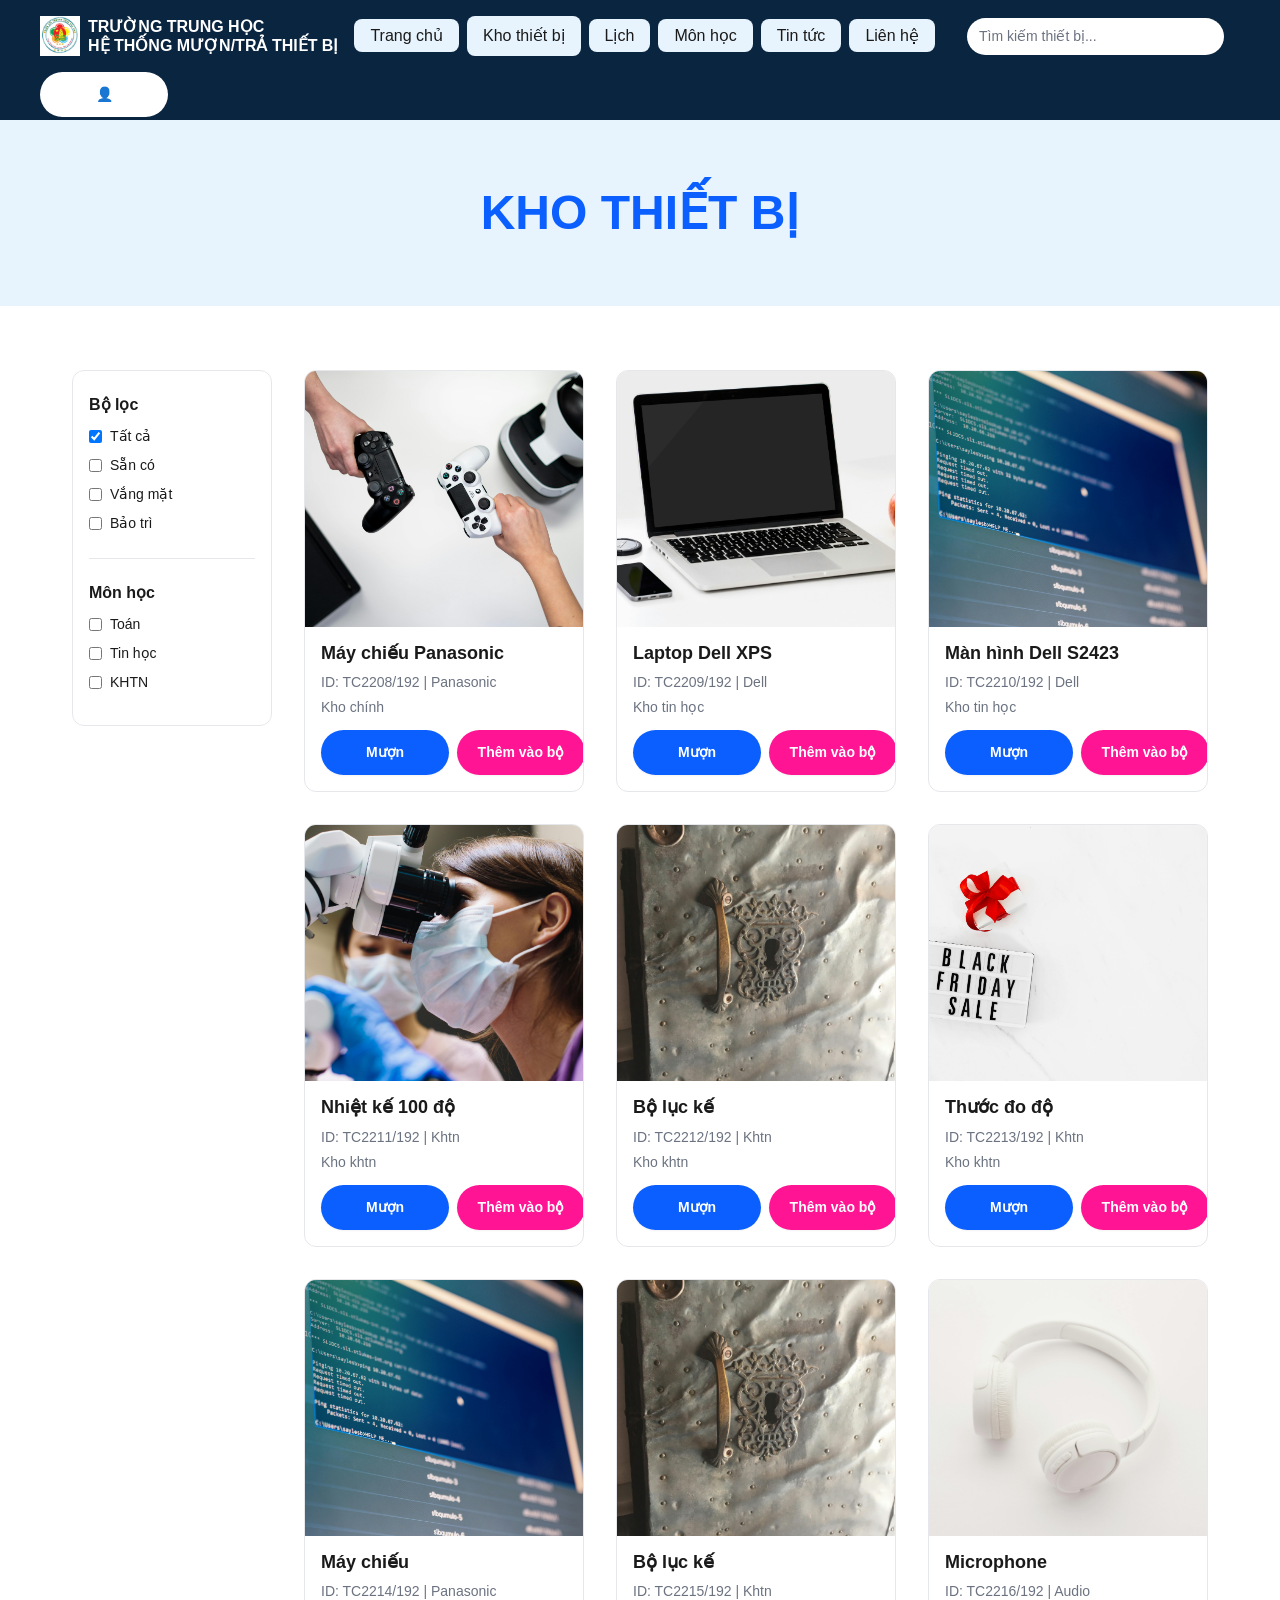
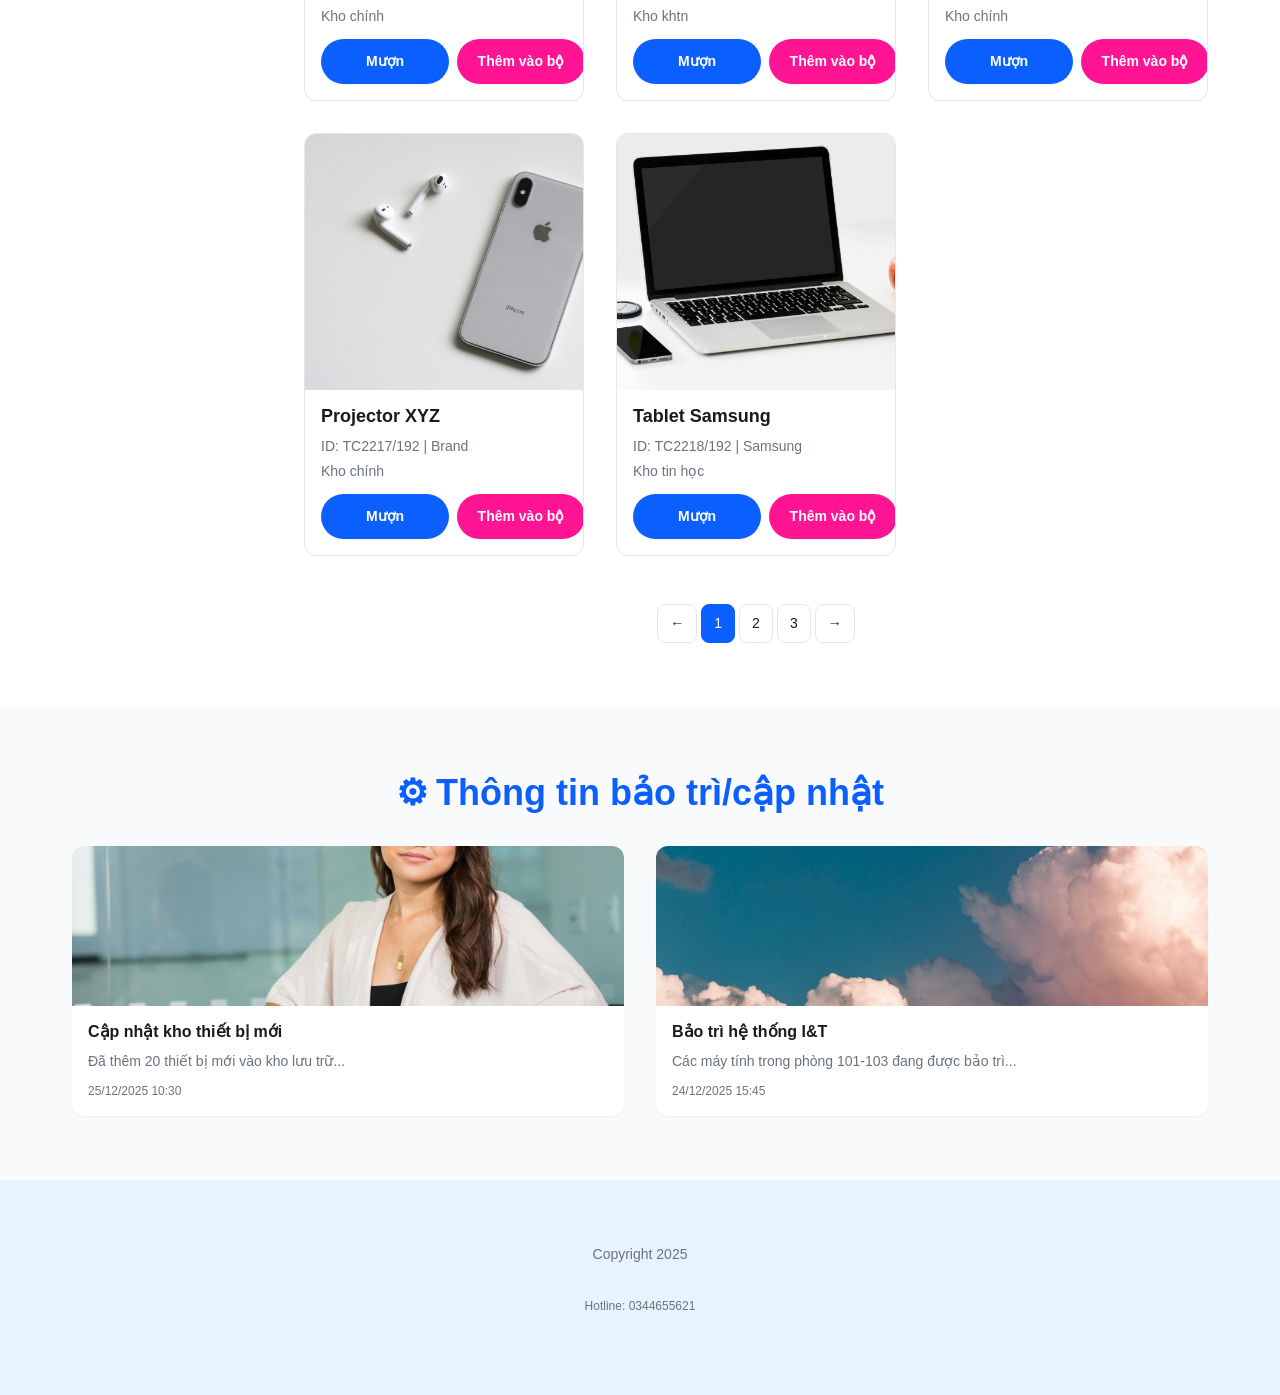
<file: pages/kho.html>
<!DOCTYPE html>
<html lang="vi">
<head>
    <meta charset="UTF-8">
    <meta name="viewport" content="width=device-width, initial-scale=1.0">
    <meta name="description" content="Kho thiết bị - SEB">
    <title>SEB | Kho thiết bị</title>
    
    <!-- CSS -->
    <link rel="stylesheet" href="/css/variables.css">
    <link rel="stylesheet" href="/css/reset.css">
    <link rel="stylesheet" href="/css/base.css">
    <link rel="stylesheet" href="/css/layout.css">
    <link rel="stylesheet" href="/css/components.css">
    <link rel="stylesheet" href="/css/forms.css">
    <link rel="stylesheet" href="/css/auth.css">
    <link rel="stylesheet" href="/css/responsive.css">
</head>
<body>
    <!-- Header (Same as index.html) -->
    <header class="c-header">
        <div class="c-header__inner">
            <div class="c-header__logo">
                <img src="/assets/image/logo.png" alt="Logo">
                <div class="c-header__logo-text">
                    <h1>TRƯỜNG TRUNG HỌC<br>HỆ THỐNG MƯỢN/TRẢ THIẾT BỊ</h1>
                </div>
            </div>

            <button class="c-header__menu-toggle" id="menuToggle" aria-label="Toggle menu">☰</button>

            <nav class="c-header__nav-wrapper" id="navWrapper">
                <ul class="c-nav">
                    <li><a href="/index.html" class="c-nav__item">Trang chủ</a></li>
                    <li><button class="c-nav__item active" data-page="kho">Kho thiết bị</button></li>
                    <li><a href="/pages/lich.html" class="c-nav__item">Lịch</a></li>
                    <li><a href="/pages/mon-hoc.html" class="c-nav__item">Môn học</a></li>
                    <li><a href="#" class="c-nav__item">Tin tức</a></li>
                    <li><a href="#" class="c-nav__item">Liên hệ</a></li>
                </ul>
            </nav>

            <div class="c-header__search">
                <input type="text" class="c-header__search-input" placeholder="Tìm kiếm thiết bị...">
            </div>

            <div class="c-header__actions">
                <button class="c-btn c-btn--sm" style="background-color: white; color: var(--color-primary);">👤</button>
            </div>
        </div>
    </header>

    <!-- Main Content -->
    <main>
        <!-- Page Title Section -->
        <section style="background-color: var(--color-bg-secondary);">
            <div class="container">
                <h1 style="text-align: center; color: var(--color-primary); margin-bottom: 0;">KHO THIẾT BỊ</h1>
            </div>
        </section>

        <!-- Products Section with Sidebar -->
        <section>
            <div class="container">
                <div class="layout-sidebar">
                    <!-- Sidebar Filter -->
                    <aside class="layout-sidebar__sidebar c-sidebar-filter">
                        <div class="c-sidebar-filter__section">
                            <h4 class="c-sidebar-filter__title">Bộ lọc</h4>
                            <div class="c-sidebar-filter__item">
                                <input type="checkbox" id="filter-all" checked>
                                <label for="filter-all">Tất cả</label>
                            </div>
                            <div class="c-sidebar-filter__item">
                                <input type="checkbox" id="filter-available">
                                <label for="filter-available">Sẵn có</label>
                            </div>
                            <div class="c-sidebar-filter__item">
                                <input type="checkbox" id="filter-unavailable">
                                <label for="filter-unavailable">Vắng mặt</label>
                            </div>
                            <div class="c-sidebar-filter__item">
                                <input type="checkbox" id="filter-repair">
                                <label for="filter-repair">Bảo trì</label>
                            </div>
                        </div>

                        <div class="c-sidebar-filter__section">
                            <h4 class="c-sidebar-filter__title">Môn học</h4>
                            <div class="c-sidebar-filter__item">
                                <input type="checkbox" id="filter-math">
                                <label for="filter-math">Toán</label>
                            </div>
                            <div class="c-sidebar-filter__item">
                                <input type="checkbox" id="filter-it">
                                <label for="filter-it">Tin học</label>
                            </div>
                            <div class="c-sidebar-filter__item">
                                <input type="checkbox" id="filter-khtn">
                                <label for="filter-khtn">KHTN</label>
                            </div>
                        </div>
                    </aside>

                    <!-- Main Products Grid -->
                    <div class="layout-sidebar__main">
                        <div class="grid grid--cols-2-tablet grid--cols-3-desktop">
                            <!-- Product Card Template (Repeat 12 times) -->
                            <div class="c-product-card">
                                <img src="/assets/image/products/projector.jpg" alt="Sản phẩm" class="c-product-card__image">
                                <div class="c-product-card__content">
                                    <h3 class="c-product-card__name">Máy chiếu Panasonic</h3>
                                    <div class="c-product-card__model">ID: TC2208/192 | Panasonic</div>
                                    <div class="c-product-card__supplier">Kho chính</div>
                                    <div class="c-product-card__actions">
                                        <button class="c-btn c-btn--primary c-btn--sm">Mượn</button>
                                        <button class="c-btn c-btn--accent c-btn--sm">Thêm vào bộ</button>
                                    </div>
                                </div>
                            </div>

                            <div class="c-product-card">
                                <img src="/assets/image/products/laptop.jpg" alt="Sản phẩm" class="c-product-card__image">
                                <div class="c-product-card__content">
                                    <h3 class="c-product-card__name">Laptop Dell XPS</h3>
                                    <div class="c-product-card__model">ID: TC2209/192 | Dell</div>
                                    <div class="c-product-card__supplier">Kho tin học</div>
                                    <div class="c-product-card__actions">
                                        <button class="c-btn c-btn--primary c-btn--sm">Mượn</button>
                                        <button class="c-btn c-btn--accent c-btn--sm">Thêm vào bộ</button>
                                    </div>
                                </div>
                            </div>

                            <div class="c-product-card">
                                <img src="/assets/image/products/monitor.jpg" alt="Sản phẩm" class="c-product-card__image">
                                <div class="c-product-card__content">
                                    <h3 class="c-product-card__name">Màn hình Dell S2423</h3>
                                    <div class="c-product-card__model">ID: TC2210/192 | Dell</div>
                                    <div class="c-product-card__supplier">Kho tin học</div>
                                    <div class="c-product-card__actions">
                                        <button class="c-btn c-btn--primary c-btn--sm">Mượn</button>
                                        <button class="c-btn c-btn--accent c-btn--sm">Thêm vào bộ</button>
                                    </div>
                                </div>
                            </div>

                            <div class="c-product-card">
                                <img src="/assets/image/products/thermometer.jpg" alt="Sản phẩm" class="c-product-card__image">
                                <div class="c-product-card__content">
                                    <h3 class="c-product-card__name">Nhiệt kế 100 độ</h3>
                                    <div class="c-product-card__model">ID: TC2211/192 | Khtn</div>
                                    <div class="c-product-card__supplier">Kho khtn</div>
                                    <div class="c-product-card__actions">
                                        <button class="c-btn c-btn--primary c-btn--sm">Mượn</button>
                                        <button class="c-btn c-btn--accent c-btn--sm">Thêm vào bộ</button>
                                    </div>
                                </div>
                            </div>

                            <div class="c-product-card">
                                <img src="/assets/image/products/prism.jpg" alt="Sản phẩm" class="c-product-card__image">
                                <div class="c-product-card__content">
                                    <h3 class="c-product-card__name">Bộ lục kế</h3>
                                    <div class="c-product-card__model">ID: TC2212/192 | Khtn</div>
                                    <div class="c-product-card__supplier">Kho khtn</div>
                                    <div class="c-product-card__actions">
                                        <button class="c-btn c-btn--primary c-btn--sm">Mượn</button>
                                        <button class="c-btn c-btn--accent c-btn--sm">Thêm vào bộ</button>
                                    </div>
                                </div>
                            </div>

                            <div class="c-product-card">
                                <img src="/assets/image/products/ruler.jpg" alt="Sản phẩm" class="c-product-card__image">
                                <div class="c-product-card__content">
                                    <h3 class="c-product-card__name">Thước đo độ</h3>
                                    <div class="c-product-card__model">ID: TC2213/192 | Khtn</div>
                                    <div class="c-product-card__supplier">Kho khtn</div>
                                    <div class="c-product-card__actions">
                                        <button class="c-btn c-btn--primary c-btn--sm">Mượn</button>
                                        <button class="c-btn c-btn--accent c-btn--sm">Thêm vào bộ</button>
                                    </div>
                                </div>
                            </div>

                            <div class="c-product-card">
                                <img src="/assets/image/products/monitor.jpg" alt="Sản phẩm" class="c-product-card__image">
                                <div class="c-product-card__content">
                                    <h3 class="c-product-card__name">Máy chiếu</h3>
                                    <div class="c-product-card__model">ID: TC2214/192 | Panasonic</div>
                                    <div class="c-product-card__supplier">Kho chính</div>
                                    <div class="c-product-card__actions">
                                        <button class="c-btn c-btn--primary c-btn--sm">Mượn</button>
                                        <button class="c-btn c-btn--accent c-btn--sm">Thêm vào bộ</button>
                                    </div>
                                </div>
                            </div>

                            <div class="c-product-card">
                                <img src="/assets/image/products/prism.jpg" alt="Sản phẩm" class="c-product-card__image">
                                <div class="c-product-card__content">
                                    <h3 class="c-product-card__name">Bộ lục kế</h3>
                                    <div class="c-product-card__model">ID: TC2215/192 | Khtn</div>
                                    <div class="c-product-card__supplier">Kho khtn</div>
                                    <div class="c-product-card__actions">
                                        <button class="c-btn c-btn--primary c-btn--sm">Mượn</button>
                                        <button class="c-btn c-btn--accent c-btn--sm">Thêm vào bộ</button>
                                    </div>
                                </div>
                            </div>

                            <div class="c-product-card">
                                <img src="/assets/image/products/microphone.jpg" alt="Sản phẩm" class="c-product-card__image">
                                <div class="c-product-card__content">
                                    <h3 class="c-product-card__name">Microphone</h3>
                                    <div class="c-product-card__model">ID: TC2216/192 | Audio</div>
                                    <div class="c-product-card__supplier">Kho chính</div>
                                    <div class="c-product-card__actions">
                                        <button class="c-btn c-btn--primary c-btn--sm">Mượn</button>
                                        <button class="c-btn c-btn--accent c-btn--sm">Thêm vào bộ</button>
                                    </div>
                                </div>
                            </div>

                            <div class="c-product-card">
                                <img src="/assets/image/products/tablet.jpg" alt="Sản phẩm" class="c-product-card__image">
                                <div class="c-product-card__content">
                                    <h3 class="c-product-card__name">Projector XYZ</h3>
                                    <div class="c-product-card__model">ID: TC2217/192 | Brand</div>
                                    <div class="c-product-card__supplier">Kho chính</div>
                                    <div class="c-product-card__actions">
                                        <button class="c-btn c-btn--primary c-btn--sm">Mượn</button>
                                        <button class="c-btn c-btn--accent c-btn--sm">Thêm vào bộ</button>
                                    </div>
                                </div>
                            </div>

                            <div class="c-product-card">
                                <img src="/assets/image/products/laptop.jpg" alt="Sản phẩm" class="c-product-card__image">
                                <div class="c-product-card__content">
                                    <h3 class="c-product-card__name">Tablet Samsung</h3>
                                    <div class="c-product-card__model">ID: TC2218/192 | Samsung</div>
                                    <div class="c-product-card__supplier">Kho tin học</div>
                                    <div class="c-product-card__actions">
                                        <button class="c-btn c-btn--primary c-btn--sm">Mượn</button>
                                        <button class="c-btn c-btn--accent c-btn--sm">Thêm vào bộ</button>
                                    </div>
                                </div>
                            </div>
                        </div>

                        <!-- Pagination -->
                        <div class="c-pagination">
                            <button class="c-pagination__item">←</button>
                            <button class="c-pagination__item active">1</button>
                            <button class="c-pagination__item">2</button>
                            <button class="c-pagination__item">3</button>
                            <button class="c-pagination__item">→</button>
                        </div>
                    </div>
                </div>
            </div>
        </section>

        <!-- News Section -->
        <section style="background-color: var(--color-bg-light);">
            <div class="container">
                <h2 class="section-title">Thông tin bảo trì/cập nhật</h2>

                <div class="grid grid--cols-2-tablet c-news-grid">
                    <div class="c-news-card">
                        <img src="/assets/image/news/event-1.jpg" alt="News" class="c-news-card__image">
                        <div class="c-news-card__content">
                            <h3 class="c-news-card__title">Cập nhật kho thiết bị mới</h3>
                            <p class="c-news-card__desc">Đã thêm 20 thiết bị mới vào kho lưu trữ...</p>
                            <div class="c-news-card__date">25/12/2025 10:30</div>
                        </div>
                    </div>

                    <div class="c-news-card">
                        <img src="/assets/image/news/event-2.jpg" alt="News" class="c-news-card__image">
                        <div class="c-news-card__content">
                            <h3 class="c-news-card__title">Bảo trì hệ thống I&T</h3>
                            <p class="c-news-card__desc">Các máy tính trong phòng 101-103 đang được bảo trì...</p>
                            <div class="c-news-card__date">24/12/2025 15:45</div>
                        </div>
                    </div>
                </div>
            </div>
        </section>
    </main>

    <!-- Footer -->
    <footer class="c-footer">
        <div class="c-footer__container">
            <div class="c-footer__content">
                <p class="c-footer__copyright">Copyright 2025</p>
            </div>
            <p style="text-align: center; font-size: var(--font-size-xs); color: var(--color-text-secondary); padding-top: var(--space-4);">
                Hotline: 0344655621
            </p>
        </div>
    </footer>

    <!-- Scripts -->
    <script src="/assets/js/utils.js"></script>
    <script src="/assets/js/main.js"></script>
    <script src="/assets/js/navbar.js"></script>
    <script src="/assets/js/sidebar-filter.js"></script>
    <script src="/assets/js/modal.js"></script>
</body>
</html>
</file>
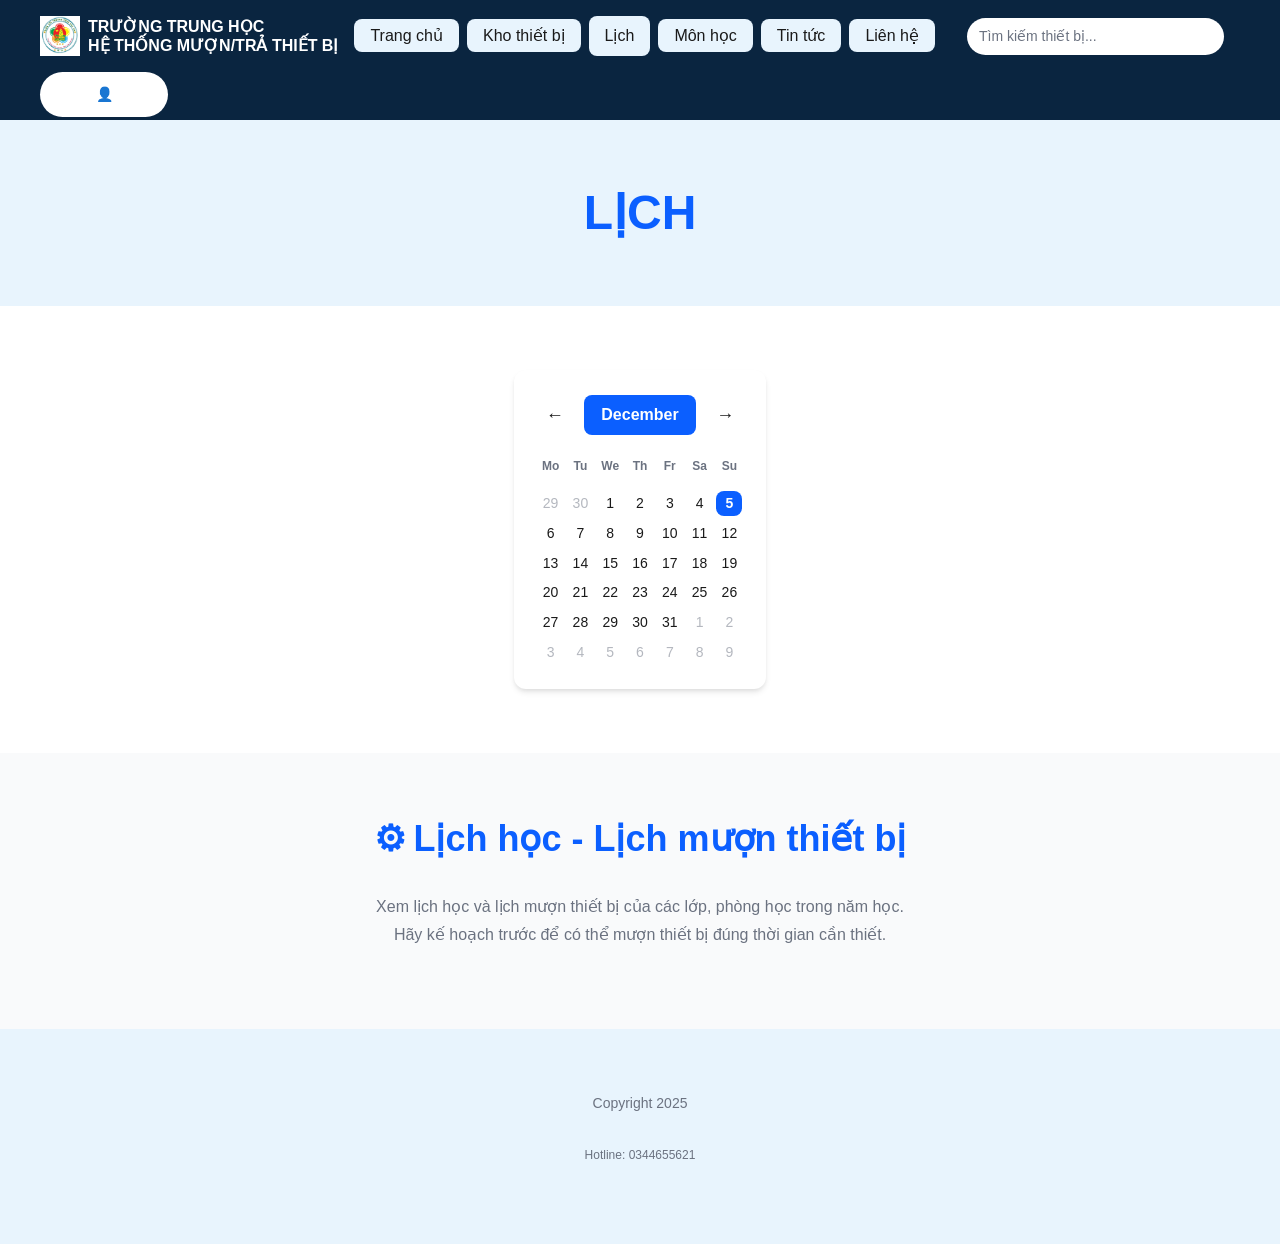
<file: pages/lich.html>
<!DOCTYPE html>
<html lang="vi">
<head>
    <meta charset="UTF-8">
    <meta name="viewport" content="width=device-width, initial-scale=1.0">
    <meta name="description" content="Lịch - SEB">
    <title>SEB | Lịch</title>
    
    <!-- CSS -->
    <link rel="stylesheet" href="/css/variables.css">
    <link rel="stylesheet" href="/css/reset.css">
    <link rel="stylesheet" href="/css/base.css">
    <link rel="stylesheet" href="/css/layout.css">
    <link rel="stylesheet" href="/css/components.css">
    <link rel="stylesheet" href="/css/forms.css">
    <link rel="stylesheet" href="/css/auth.css">
    <link rel="stylesheet" href="/css/responsive.css">
</head>
<body>
    <!-- Header -->
    <header class="c-header">
        <div class="c-header__inner">
            <div class="c-header__logo">
                <img src="/assets/image/logo.png" alt="Logo">
                <div class="c-header__logo-text">
                    <h1>TRƯỜNG TRUNG HỌC<br>HỆ THỐNG MƯỢN/TRẢ THIẾT BỊ</h1>
                </div>
            </div>

            <button class="c-header__menu-toggle" id="menuToggle" aria-label="Toggle menu">☰</button>

            <nav class="c-header__nav-wrapper" id="navWrapper">
                <ul class="c-nav">
                    <li><a href="/index.html" class="c-nav__item">Trang chủ</a></li>
                    <li><a href="/pages/kho.html" class="c-nav__item">Kho thiết bị</a></li>
                    <li><button class="c-nav__item active" data-page="lich">Lịch</button></li>
                    <li><a href="/pages/mon-hoc.html" class="c-nav__item">Môn học</a></li>
                    <li><a href="#" class="c-nav__item">Tin tức</a></li>
                    <li><a href="#" class="c-nav__item">Liên hệ</a></li>
                </ul>
            </nav>

            <div class="c-header__search">
                <input type="text" class="c-header__search-input" placeholder="Tìm kiếm thiết bị...">
            </div>

            <div class="c-header__actions">
                <button class="c-btn c-btn--sm" style="background-color: white; color: var(--color-primary);">👤</button>
            </div>
        </div>
    </header>

    <!-- Main Content -->
    <main>
        <!-- Page Title Section -->
        <section style="background-color: var(--color-bg-secondary);">
            <div class="container">
                <h1 style="text-align: center; color: var(--color-primary); margin-bottom: 0;">LỊCH</h1>
            </div>
        </section>

        <!-- Calendar Section -->
        <section>
            <div class="container flex-center">
                <div class="c-calendar">
                    <div class="c-calendar__header">
                        <button class="c-calendar__nav-btn" id="prevMonth">←</button>
                        <div class="c-calendar__month" id="monthDisplay">December</div>
                        <button class="c-calendar__nav-btn" id="nextMonth">→</button>
                    </div>

                    <div class="c-calendar__weekdays">
                        <div class="c-calendar__weekday">Mo</div>
                        <div class="c-calendar__weekday">Tu</div>
                        <div class="c-calendar__weekday">We</div>
                        <div class="c-calendar__weekday">Th</div>
                        <div class="c-calendar__weekday">Fr</div>
                        <div class="c-calendar__weekday">Sa</div>
                        <div class="c-calendar__weekday">Su</div>
                    </div>

                    <div class="c-calendar__days" id="calendarDays">
                        <!-- Days will be generated by JavaScript -->
                    </div>
                </div>
            </div>
        </section>

        <!-- Info Section -->
        <section style="background-color: var(--color-bg-light);">
            <div class="container" style="text-align: center;">
                <h2 class="section-title">Lịch học - Lịch mượn thiết bị</h2>
                <p style="font-size: var(--font-size-base); color: var(--color-text-secondary); line-height: var(--line-height-relaxed);">
                    Xem lịch học và lịch mượn thiết bị của các lớp, phòng học trong năm học.<br>
                    Hãy kế hoạch trước để có thể mượn thiết bị đúng thời gian cần thiết.
                </p>
            </div>
        </section>
    </main>

    <!-- Footer -->
    <footer class="c-footer">
        <div class="c-footer__container">
            <div class="c-footer__content">
                <p class="c-footer__copyright">Copyright 2025</p>
            </div>
            <p style="text-align: center; font-size: var(--font-size-xs); color: var(--color-text-secondary); padding-top: var(--space-4);">
                Hotline: 0344655621
            </p>
        </div>
    </footer>

    <!-- Scripts -->
    <script src="/assets/js/utils.js"></script>
    <script src="/assets/js/main.js"></script>
    <script src="/assets/js/navbar.js"></script>
    <script src="/assets/js/modal.js"></script>
    <script>
        // Simple Calendar Implementation
        const monthDisplay = document.getElementById('monthDisplay');
        const calendarDays = document.getElementById('calendarDays');
        const prevMonth = document.getElementById('prevMonth');
        const nextMonth = document.getElementById('nextMonth');

        let currentDate = new Date();

        function renderCalendar() {
            const year = currentDate.getFullYear();
            const month = currentDate.getMonth();
            const firstDay = new Date(year, month, 1).getDay();
            const daysInMonth = new Date(year, month + 1, 0).getDate();
            const daysInPrevMonth = new Date(year, month, 0).getDate();

            monthDisplay.textContent = currentDate.toLocaleDateString('en-US', { month: 'long' });

            calendarDays.innerHTML = '';

            // Previous month days
            for (let i = firstDay - 1; i >= 0; i--) {
                const day = document.createElement('div');
                day.className = 'c-calendar__day is-other-month';
                day.textContent = daysInPrevMonth - i;
                calendarDays.appendChild(day);
            }

            // Current month days
            for (let i = 1; i <= daysInMonth; i++) {
                const day = document.createElement('div');
                day.className = 'c-calendar__day';
                day.textContent = i;

                const today = new Date();
                if (i === today.getDate() && month === today.getMonth() && year === today.getFullYear()) {
                    day.classList.add('is-today');
                }

                calendarDays.appendChild(day);
            }

            // Next month days
            const totalCells = calendarDays.children.length;
            const remainingCells = 42 - totalCells;
            for (let i = 1; i <= remainingCells; i++) {
                const day = document.createElement('div');
                day.className = 'c-calendar__day is-other-month';
                day.textContent = i;
                calendarDays.appendChild(day);
            }
        }

        prevMonth.addEventListener('click', () => {
            currentDate.setMonth(currentDate.getMonth() - 1);
            renderCalendar();
        });

        nextMonth.addEventListener('click', () => {
            currentDate.setMonth(currentDate.getMonth() + 1);
            renderCalendar();
        });

        renderCalendar();
    </script>
</body>
</html>
</file>
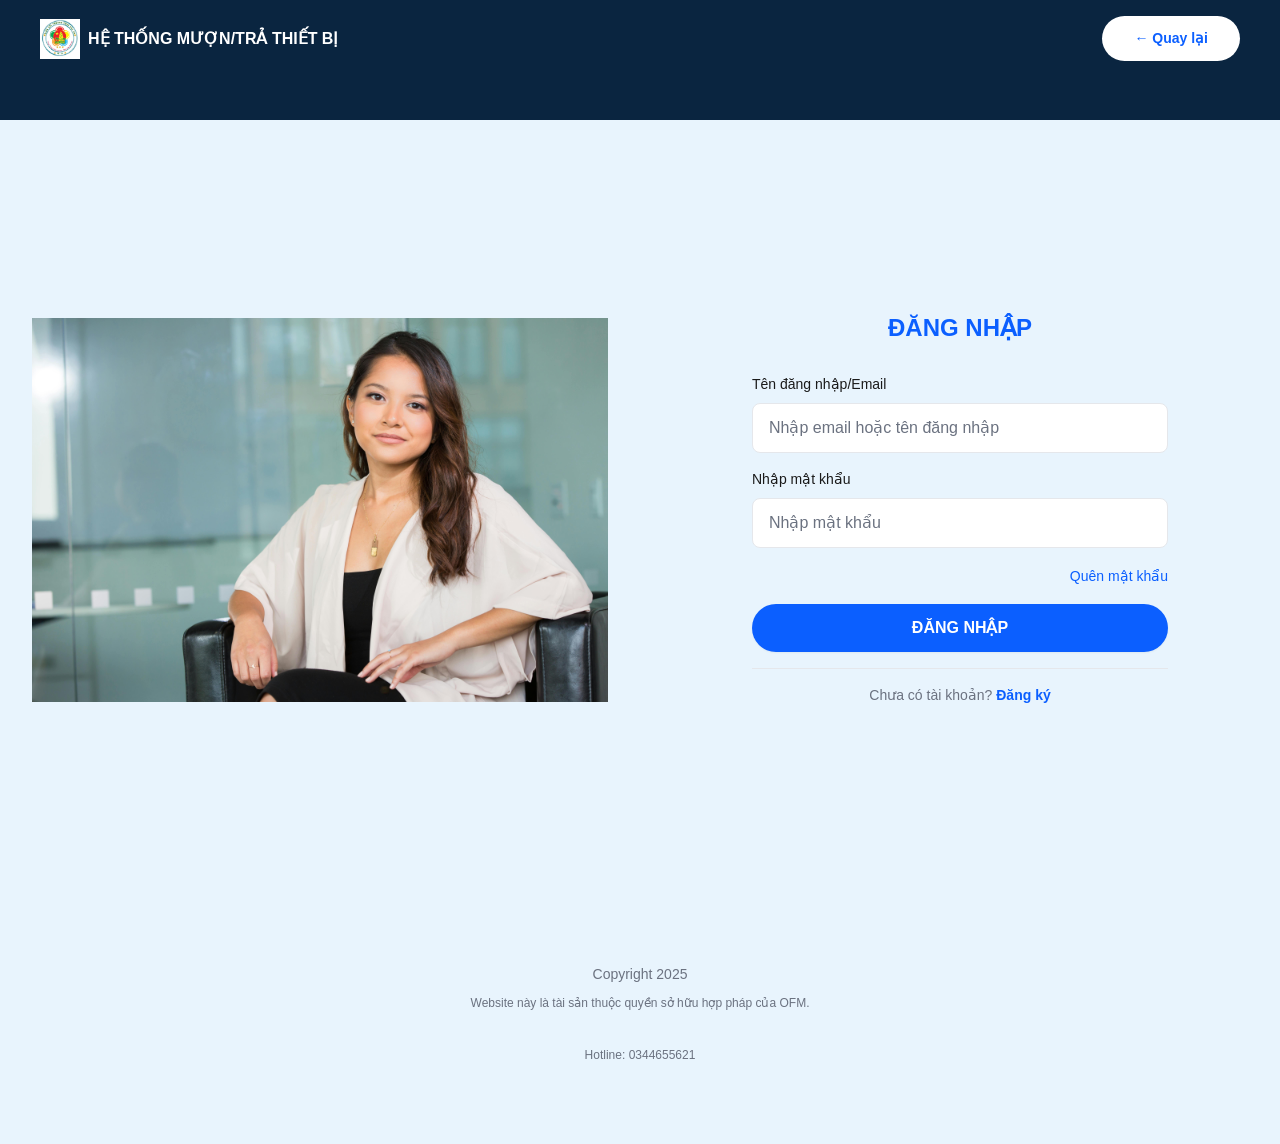
<file: pages/login.html>
<!DOCTYPE html>
<html lang="vi">
<head>
    <meta charset="UTF-8">
    <meta name="viewport" content="width=device-width, initial-scale=1.0">
    <meta name="description" content="Đăng nhập vào SEB">
    <title>SEB | Đăng nhập</title>
    
    <!-- CSS -->
    <link rel="stylesheet" href="/css/variables.css">
    <link rel="stylesheet" href="/css/reset.css">
    <link rel="stylesheet" href="/css/base.css">
    <link rel="stylesheet" href="/css/layout.css">
    <link rel="stylesheet" href="/css/components.css">
    <link rel="stylesheet" href="/css/forms.css">
    <link rel="stylesheet" href="/css/auth.css">
    <link rel="stylesheet" href="/css/responsive.css">
</head>
<body>
    <!-- Header -->
    <header class="c-header">
        <div class="c-header__inner">
            <div class="c-header__logo">
                <img src="/assets/image/logo.png" alt="Logo" style="width: 2.5rem; height: 2.5rem;">
                <div class="c-header__logo-text">
                    <h1>HỆ THỐNG MƯỢN/TRẢ THIẾT BỊ</h1>
                </div>
            </div>
            <div class="c-header__actions">
                <a href="/index.html" class="c-btn c-btn--sm" style="background-color: white; color: var(--color-primary);">← Quay lại</a>
            </div>
        </div>
    </header>

    <!-- Main Content -->
    <main class="c-auth-page">
        <!-- Illustration -->
        <div class="c-auth-page__illustration">
            <img src="/assets/image/illustrations/auth-person.jpg" alt="Illustration">
        </div>

        <!-- Form Container -->
        <div class="c-auth-page__form-container">
            <form class="c-auth-form c-auth-form--login">
                <h2 class="c-auth-form__title">ĐĂNG NHẬP</h2>

                <!-- Email Input -->
                <div class="c-form-group">
                    <label for="email" class="c-form-group__label">Tên đăng nhập/Email</label>
                    <input type="email" id="email" class="c-form-group__input" placeholder="Nhập email hoặc tên đăng nhập" required>
                </div>

                <!-- Password Input -->
                <div class="c-form-group">
                    <label for="password" class="c-form-group__label">Nhập mật khẩu</label>
                    <input type="password" id="password" class="c-form-group__input" placeholder="Nhập mật khẩu" required>
                </div>

                <!-- Forgot Password -->
                <div class="c-forgot-password">
                    <a href="#">Quên mật khẩu</a>
                </div>

                <!-- Submit Button -->
                <button type="submit" class="c-btn c-btn--primary c-btn--block">ĐĂNG NHẬP</button>

                <!-- Divider -->
                <div class="c-auth-form__divider"></div>

                <!-- Sign Up Link -->
                <div class="c-auth-form__footer">
                    Chưa có tài khoản? <a href="/pages/signup.html">Đăng ký</a>
                </div>
            </form>
        </div>
    </main>

    <!-- Footer -->
    <footer class="c-footer">
        <div class="c-footer__container">
            <div class="c-footer__content">
                <p class="c-footer__copyright">Copyright 2025</p>
                <p class="c-footer__description">
                    Website này là tài sản thuộc quyền sở hữu hợp pháp của OFM.
                </p>
            </div>
            <p style="text-align: center; font-size: var(--font-size-xs); color: var(--color-text-secondary); padding-top: var(--space-4);">
                Hotline: 0344655621
            </p>
        </div>
    </footer>

    <!-- Scripts -->
    <script src="/assets/js/utils.js"></script>
    <script src="/assets/js/main.js"></script>
    <script src="/assets/js/navbar.js"></script>
    <script src="/assets/js/auth.js"></script>
    <script src="/assets/js/modal.js"></script>
</body>
</html>
</file>
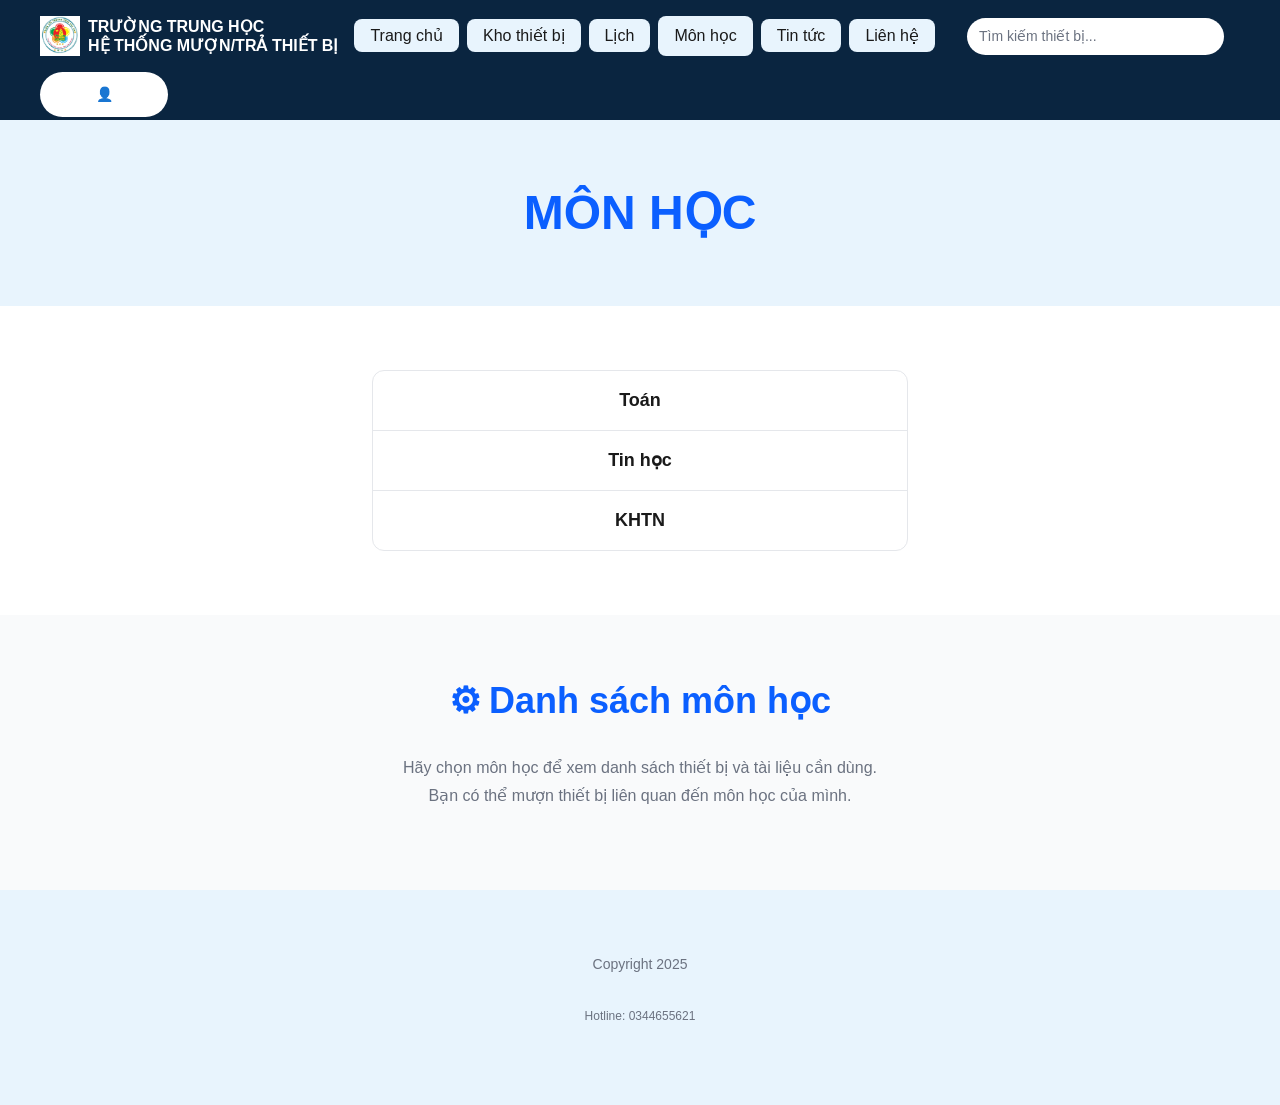
<file: pages/mon-hoc.html>
<!DOCTYPE html>
<html lang="vi">
<head>
    <meta charset="UTF-8">
    <meta name="viewport" content="width=device-width, initial-scale=1.0">
    <meta name="description" content="Môn học - SEB">
    <title>SEB | Môn học</title>
    
    <!-- CSS -->
    <link rel="stylesheet" href="/css/variables.css">
    <link rel="stylesheet" href="/css/reset.css">
    <link rel="stylesheet" href="/css/base.css">
    <link rel="stylesheet" href="/css/layout.css">
    <link rel="stylesheet" href="/css/components.css">
    <link rel="stylesheet" href="/css/forms.css">
    <link rel="stylesheet" href="/css/auth.css">
    <link rel="stylesheet" href="/css/responsive.css">
</head>
<body>
    <!-- Header -->
    <header class="c-header">
        <div class="c-header__inner">
            <div class="c-header__logo">
                <img src="/assets/image/logo.png" alt="Logo">
                <div class="c-header__logo-text">
                    <h1>TRƯỜNG TRUNG HỌC<br>HỆ THỐNG MƯỢN/TRẢ THIẾT BỊ</h1>
                </div>
            </div>

            <button class="c-header__menu-toggle" id="menuToggle" aria-label="Toggle menu">☰</button>

            <nav class="c-header__nav-wrapper" id="navWrapper">
                <ul class="c-nav">
                    <li><a href="/index.html" class="c-nav__item">Trang chủ</a></li>
                    <li><a href="/pages/kho.html" class="c-nav__item">Kho thiết bị</a></li>
                    <li><a href="/pages/lich.html" class="c-nav__item">Lịch</a></li>
                    <li><button class="c-nav__item active" data-page="mon-hoc">Môn học</button></li>
                    <li><a href="#" class="c-nav__item">Tin tức</a></li>
                    <li><a href="#" class="c-nav__item">Liên hệ</a></li>
                </ul>
            </nav>

            <div class="c-header__search">
                <input type="text" class="c-header__search-input" placeholder="Tìm kiếm thiết bị...">
            </div>

            <div class="c-header__actions">
                <button class="c-btn c-btn--sm" style="background-color: white; color: var(--color-primary);">👤</button>
            </div>
        </div>
    </header>

    <!-- Main Content -->
    <main>
        <!-- Page Title Section -->
        <section style="background-color: var(--color-bg-secondary);">
            <div class="container">
                <h1 style="text-align: center; color: var(--color-primary); margin-bottom: 0;">MÔN HỌC</h1>
            </div>
        </section>

        <!-- Subjects List -->
        <section>
            <div class="container" style="max-width: 600px; margin-left: auto; margin-right: auto;">
                <div style="background-color: var(--color-bg-primary); border: 1px solid var(--color-border); border-radius: var(--radius-lg); padding: 0;">
                    <ul style="list-style: none; padding: 0; margin: 0;">
                        <li style="padding: var(--space-4); border-bottom: 1px solid var(--color-border); text-align: center;">
                            <a href="#" style="color: var(--color-text-primary); text-decoration: none; font-weight: var(--font-weight-semibold); font-size: var(--font-size-lg);">
                                Toán
                            </a>
                        </li>
                        <li style="padding: var(--space-4); border-bottom: 1px solid var(--color-border); text-align: center;">
                            <a href="#" style="color: var(--color-text-primary); text-decoration: none; font-weight: var(--font-weight-semibold); font-size: var(--font-size-lg);">
                                Tin học
                            </a>
                        </li>
                        <li style="padding: var(--space-4); text-align: center;">
                            <a href="#" style="color: var(--color-text-primary); text-decoration: none; font-weight: var(--font-weight-semibold); font-size: var(--font-size-lg);">
                                KHTN
                            </a>
                        </li>
                    </ul>
                </div>
            </div>
        </section>

        <!-- Subject Info Section -->
        <section style="background-color: var(--color-bg-light);">
            <div class="container" style="text-align: center;">
                <h2 class="section-title">Danh sách môn học</h2>
                <p style="font-size: var(--font-size-base); color: var(--color-text-secondary); line-height: var(--line-height-relaxed);">
                    Hãy chọn môn học để xem danh sách thiết bị và tài liệu cần dùng.<br>
                    Bạn có thể mượn thiết bị liên quan đến môn học của mình.
                </p>
            </div>
        </section>
    </main>

    <!-- Footer -->
    <footer class="c-footer">
        <div class="c-footer__container">
            <div class="c-footer__content">
                <p class="c-footer__copyright">Copyright 2025</p>
            </div>
            <p style="text-align: center; font-size: var(--font-size-xs); color: var(--color-text-secondary); padding-top: var(--space-4);">
                Hotline: 0344655621
            </p>
        </div>
    </footer>

    <!-- Scripts -->
    <script src="/assets/js/utils.js"></script>
    <script src="/assets/js/main.js"></script>
    <script src="/assets/js/navbar.js"></script>
    <script src="/assets/js/modal.js"></script>
</body>
</html>
</file>
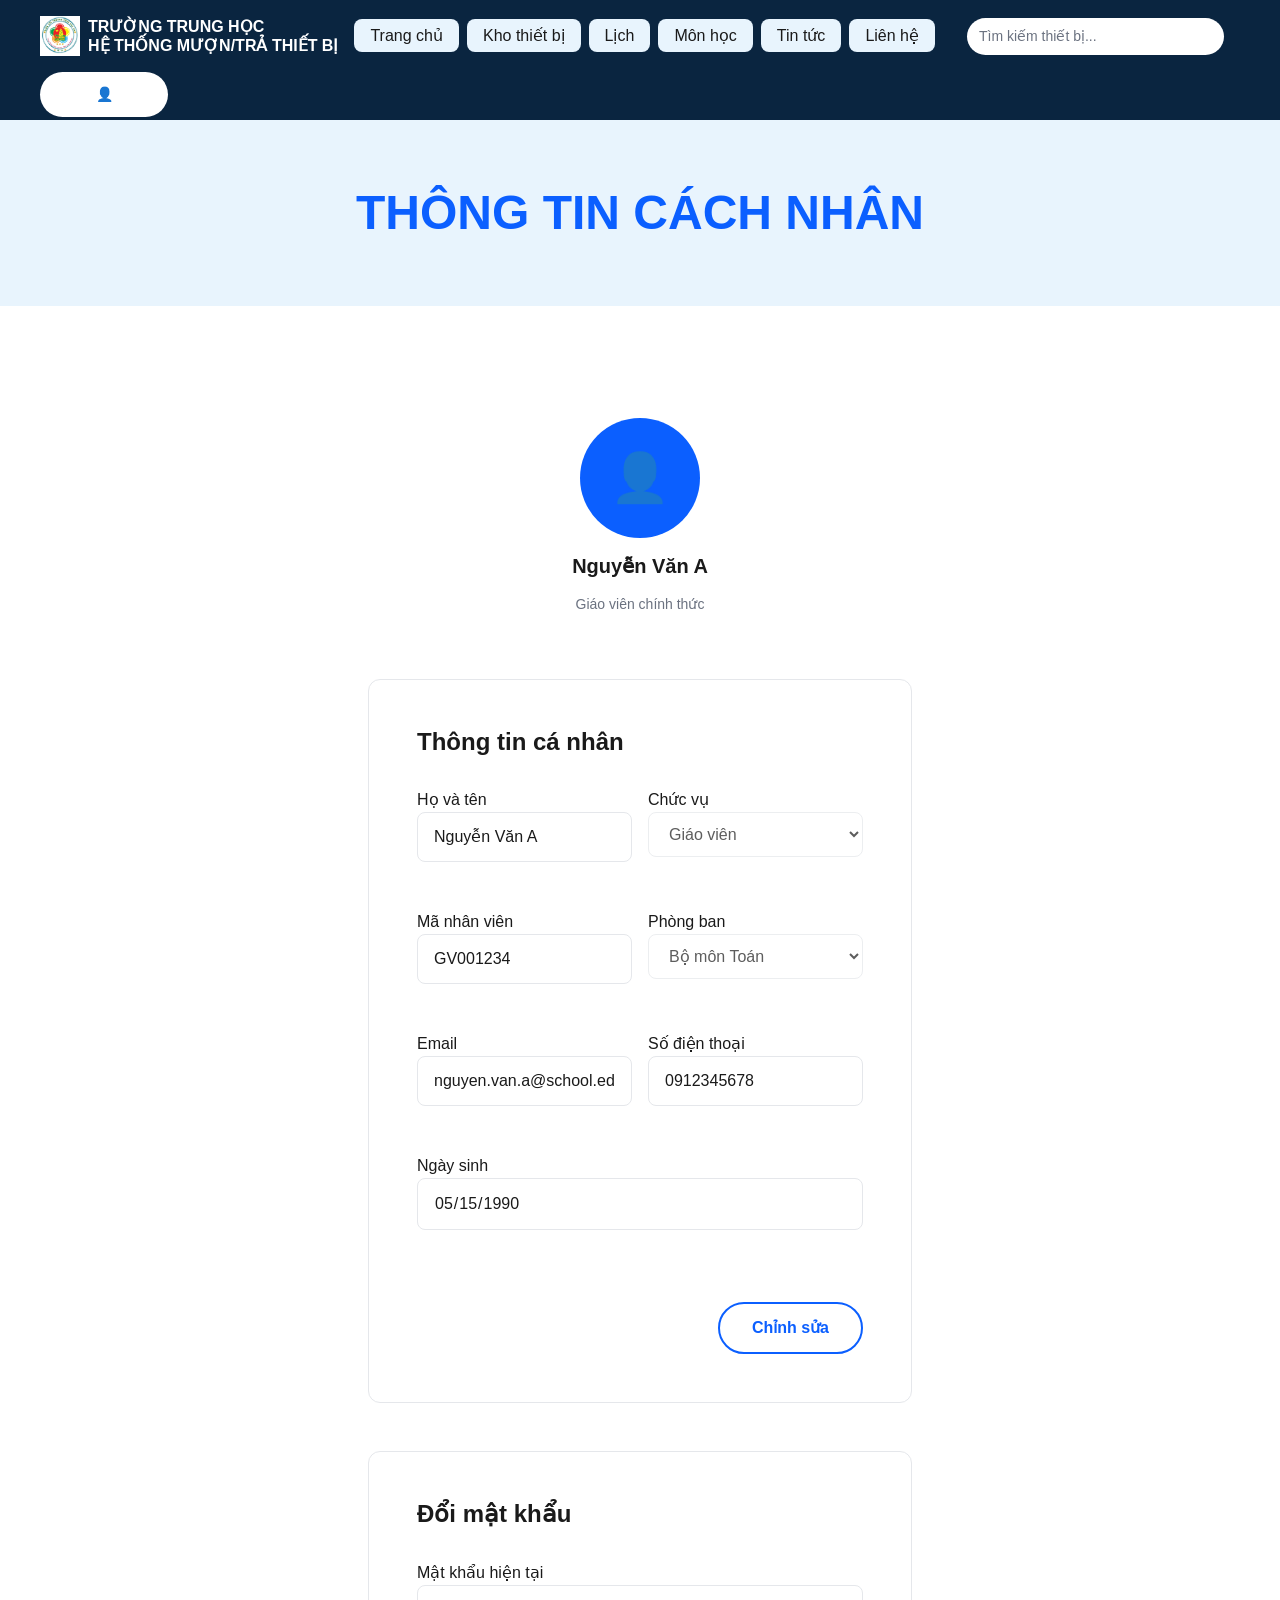
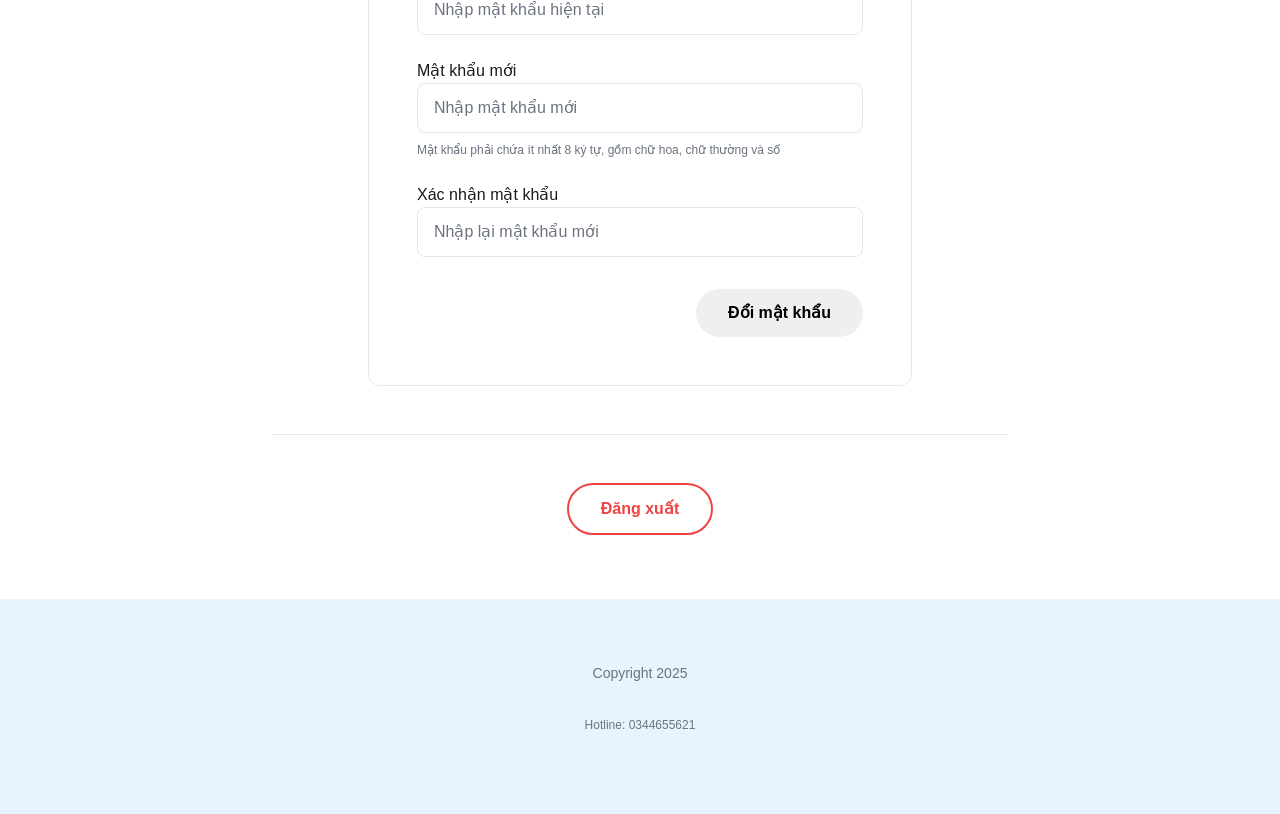
<file: pages/profile.html>
<!DOCTYPE html>
<html lang="vi">
<head>
    <meta charset="UTF-8">
    <meta name="viewport" content="width=device-width, initial-scale=1.0">
    <meta name="description" content="Trang cá nhân - SEB">
    <title>SEB | Trang cá nhân</title>
    
    <!-- CSS -->
    <link rel="stylesheet" href="/css/variables.css">
    <link rel="stylesheet" href="/css/reset.css">
    <link rel="stylesheet" href="/css/base.css">
    <link rel="stylesheet" href="/css/layout.css">
    <link rel="stylesheet" href="/css/components.css">
    <link rel="stylesheet" href="/css/forms.css">
    <link rel="stylesheet" href="/css/auth.css">
    <link rel="stylesheet" href="/css/responsive.css">
</head>
<body>
    <!-- Header -->
    <header class="c-header">
        <div class="c-header__inner">
            <div class="c-header__logo">
                <img src="/assets/image/logo.png" alt="Logo">
                <div class="c-header__logo-text">
                    <h1>TRƯỜNG TRUNG HỌC<br>HỆ THỐNG MƯỢN/TRẢ THIẾT BỊ</h1>
                </div>
            </div>

            <button class="c-header__menu-toggle" id="menuToggle" aria-label="Toggle menu">☰</button>

            <nav class="c-header__nav-wrapper" id="navWrapper">
                <ul class="c-nav">
                    <li><a href="/index.html" class="c-nav__item">Trang chủ</a></li>
                    <li><a href="/pages/kho.html" class="c-nav__item">Kho thiết bị</a></li>
                    <li><a href="/pages/lich.html" class="c-nav__item">Lịch</a></li>
                    <li><a href="/pages/mon-hoc.html" class="c-nav__item">Môn học</a></li>
                    <li><a href="#" class="c-nav__item">Tin tức</a></li>
                    <li><a href="#" class="c-nav__item">Liên hệ</a></li>
                </ul>
            </nav>

            <div class="c-header__search">
                <input type="text" class="c-header__search-input" placeholder="Tìm kiếm thiết bị...">
            </div>

            <div class="c-header__actions">
                <button class="c-btn c-btn--sm" style="background-color: white; color: var(--color-primary);">👤</button>
            </div>
        </div>
    </header>

    <!-- Main Content -->
    <main>
        <!-- Page Title Section -->
        <section style="background-color: var(--color-bg-secondary);">
            <div class="container">
                <h1 style="text-align: center; color: var(--color-primary); margin-bottom: 0;">THÔNG TIN CÁCH NHÂN</h1>
            </div>
        </section>

        <!-- Profile Section -->
        <section>
            <div class="container" style="max-width: 800px; margin-left: auto; margin-right: auto;">
                <!-- Profile Header -->
                <div style="text-align: center; padding: var(--space-8) 0;">
                    <div style="width: 120px; height: 120px; border-radius: 50%; background-color: var(--color-primary); margin-left: auto; margin-right: auto; display: flex; align-items: center; justify-content: center; color: white; font-size: var(--font-size-5xl);">
                        👤
                    </div>
                    <h2 style="margin-top: var(--space-4); color: var(--color-text-primary); font-size: var(--font-size-xl);">Nguyễn Văn A</h2>
                    <p style="color: var(--color-text-secondary); font-size: var(--font-size-sm);">Giáo viên chính thức</p>
                </div>

                <!-- Profile Form -->
                <form class="c-form" id="profileForm">
                    <h3 class="c-form__title">Thông tin cá nhân</h3>

                    <div class="c-form__row c-form__row--2col">
                        <div class="c-form-group">
                            <label for="fullName">Họ và tên</label>
                            <input type="text" id="fullName" name="fullName" class="c-form-group__input" value="Nguyễn Văn A" readonly>
                        </div>
                        <div class="c-form-group">
                            <label for="position">Chức vụ</label>
                            <select id="position" name="position" class="c-form-group__input" disabled>
                                <option selected>Giáo viên</option>
                                <option>Trưởng bộ môn</option>
                                <option>Hiệu trưởng</option>
                            </select>
                        </div>
                    </div>

                    <div class="c-form__row c-form__row--2col">
                        <div class="c-form-group">
                            <label for="employeeId">Mã nhân viên</label>
                            <input type="text" id="employeeId" name="employeeId" class="c-form-group__input" value="GV001234" readonly>
                        </div>
                        <div class="c-form-group">
                            <label for="department">Phòng ban</label>
                            <select id="department" name="department" class="c-form-group__input" disabled>
                                <option>Bộ môn Toán</option>
                                <option>Bộ môn Tin học</option>
                                <option>Bộ môn KHTN</option>
                            </select>
                        </div>
                    </div>

                    <div class="c-form__row c-form__row--2col">
                        <div class="c-form-group">
                            <label for="email">Email</label>
                            <input type="email" id="email" name="email" class="c-form-group__input" value="nguyen.van.a@school.edu.vn" readonly>
                        </div>
                        <div class="c-form-group">
                            <label for="phone">Số điện thoại</label>
                            <input type="tel" id="phone" name="phone" class="c-form-group__input" value="0912345678" readonly>
                        </div>
                    </div>

                    <div class="c-form__row">
                        <div class="c-form-group">
                            <label for="dateOfBirth">Ngày sinh</label>
                            <input type="date" id="dateOfBirth" name="dateOfBirth" class="c-form-group__input" value="1990-05-15" readonly>
                        </div>
                    </div>

                    <div class="c-form__actions" style="margin-top: var(--space-8);">
                        <button type="button" class="c-btn c-btn--outline" id="editBtn">Chỉnh sửa</button>
                        <button type="submit" class="c-btn" id="submitBtn" style="display: none;">Lưu thay đổi</button>
                        <button type="button" class="c-btn c-btn--secondary" id="cancelBtn" style="display: none;">Hủy</button>
                    </div>
                </form>

                <!-- Change Password Section -->
                <form class="c-form" id="passwordForm" style="margin-top: var(--space-8); padding-top: var(--space-8); border-top: 1px solid var(--color-border);">
                    <h3 class="c-form__title">Đổi mật khẩu</h3>

                    <div class="c-form-group">
                        <label for="currentPassword">Mật khẩu hiện tại</label>
                        <input type="password" id="currentPassword" name="currentPassword" class="c-form-group__input" placeholder="Nhập mật khẩu hiện tại">
                    </div>

                    <div class="c-form-group">
                        <label for="newPassword">Mật khẩu mới</label>
                        <input type="password" id="newPassword" name="newPassword" class="c-form-group__input" placeholder="Nhập mật khẩu mới">
                        <div class="c-form-group__help" style="font-size: var(--font-size-xs); color: var(--color-text-secondary); margin-top: var(--space-2);">
                            Mật khẩu phải chứa ít nhất 8 ký tự, gồm chữ hoa, chữ thường và số
                        </div>
                    </div>

                    <div class="c-form-group">
                        <label for="confirmPassword">Xác nhận mật khẩu</label>
                        <input type="password" id="confirmPassword" name="confirmPassword" class="c-form-group__input" placeholder="Nhập lại mật khẩu mới">
                    </div>

                    <div class="c-form__actions" style="margin-top: var(--space-6);">
                        <button type="submit" class="c-btn">Đổi mật khẩu</button>
                    </div>
                </form>

                <!-- Logout Section -->
                <div style="margin-top: var(--space-8); padding-top: var(--space-8); border-top: 1px solid var(--color-border); text-align: center;">
                    <button class="c-btn c-btn--outline" style="color: var(--color-danger); border-color: var(--color-danger);" id="logoutBtn">Đăng xuất</button>
                </div>
            </div>
        </section>
    </main>

    <!-- Footer -->
    <footer class="c-footer">
        <div class="c-footer__container">
            <div class="c-footer__content">
                <p class="c-footer__copyright">Copyright 2025</p>
            </div>
            <p style="text-align: center; font-size: var(--font-size-xs); color: var(--color-text-secondary); padding-top: var(--space-4);">
                Hotline: 0344655621
            </p>
        </div>
    </footer>

    <!-- Scripts -->
    <script src="/assets/js/utils.js"></script>
    <script src="/assets/js/main.js"></script>
    <script src="/assets/js/navbar.js"></script>
    <script src="/assets/js/modal.js"></script>
    <script src="/assets/js/auth.js"></script>
    <script>
        // Profile form edit functionality
        const editBtn = document.getElementById('editBtn');
        const submitBtn = document.getElementById('submitBtn');
        const cancelBtn = document.getElementById('cancelBtn');
        const profileForm = document.getElementById('profileForm');
        const inputs = profileForm.querySelectorAll('input, select');

        editBtn.addEventListener('click', function() {
            inputs.forEach(input => {
                input.removeAttribute('readonly');
                input.removeAttribute('disabled');
            });
            editBtn.style.display = 'none';
            submitBtn.style.display = 'inline-block';
            cancelBtn.style.display = 'inline-block';
        });

        cancelBtn.addEventListener('click', function() {
            profileForm.reset();
            inputs.forEach(input => {
                input.setAttribute('readonly', 'readonly');
                input.setAttribute('disabled', 'disabled');
            });
            editBtn.style.display = 'inline-block';
            submitBtn.style.display = 'none';
            cancelBtn.style.display = 'none';
        });

        profileForm.addEventListener('submit', function(e) {
            e.preventDefault();
            alert('Thông tin cá nhân đã được cập nhật!');
            inputs.forEach(input => {
                input.setAttribute('readonly', 'readonly');
                input.setAttribute('disabled', 'disabled');
            });
            editBtn.style.display = 'inline-block';
            submitBtn.style.display = 'none';
            cancelBtn.style.display = 'none';
        });

        // Change password form
        const passwordForm = document.getElementById('passwordForm');
        passwordForm.addEventListener('submit', function(e) {
            e.preventDefault();
            const newPassword = document.getElementById('newPassword').value;
            const confirmPassword = document.getElementById('confirmPassword').value;

            if (newPassword !== confirmPassword) {
                alert('Mật khẩu mới không khớp!');
                return;
            }

            if (newPassword.length < 8) {
                alert('Mật khẩu phải có ít nhất 8 ký tự!');
                return;
            }

            alert('Mật khẩu đã được thay đổi thành công!');
            passwordForm.reset();
        });

        // Logout button
        const logoutBtn = document.getElementById('logoutBtn');
        logoutBtn.addEventListener('click', function() {
            if (confirm('Bạn có chắc chắn muốn đăng xuất?')) {
                window.location.href = '/pages/login.html';
            }
        });
    </script>
</body>
</html>
</file>
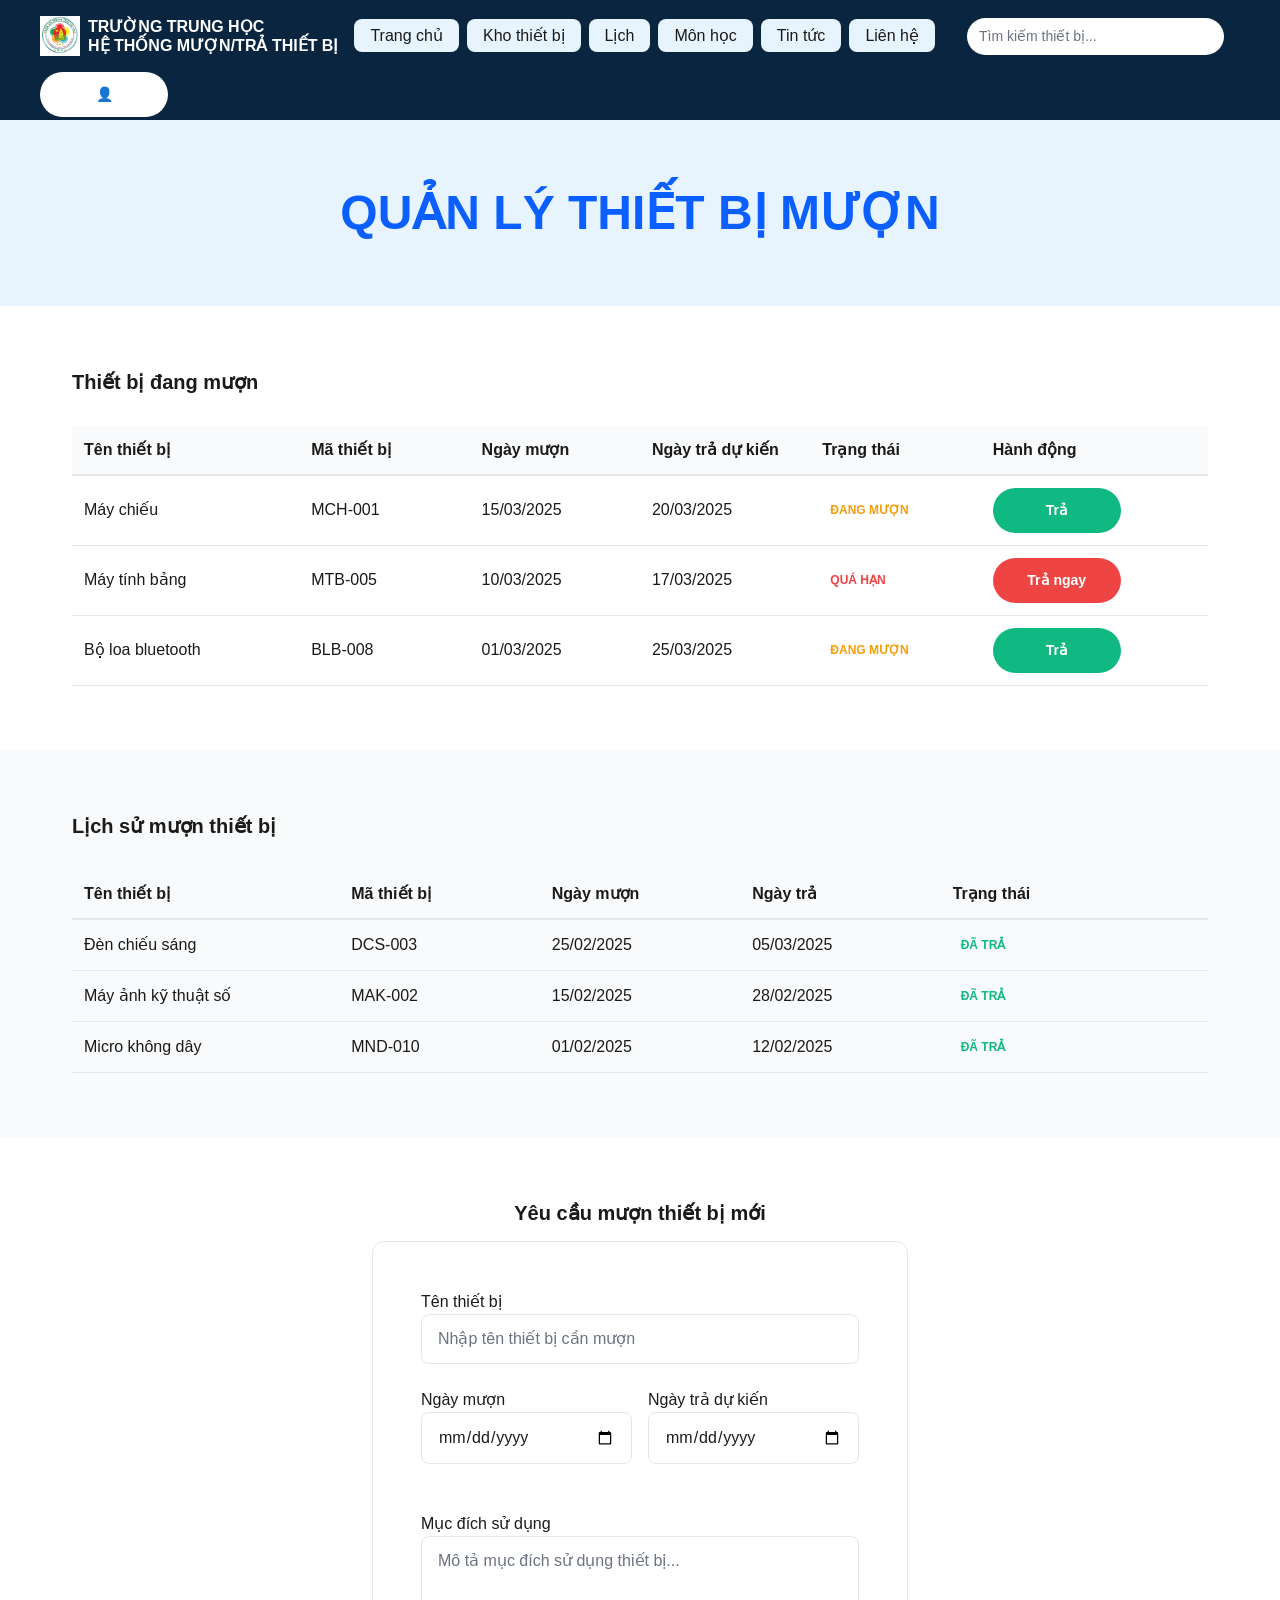
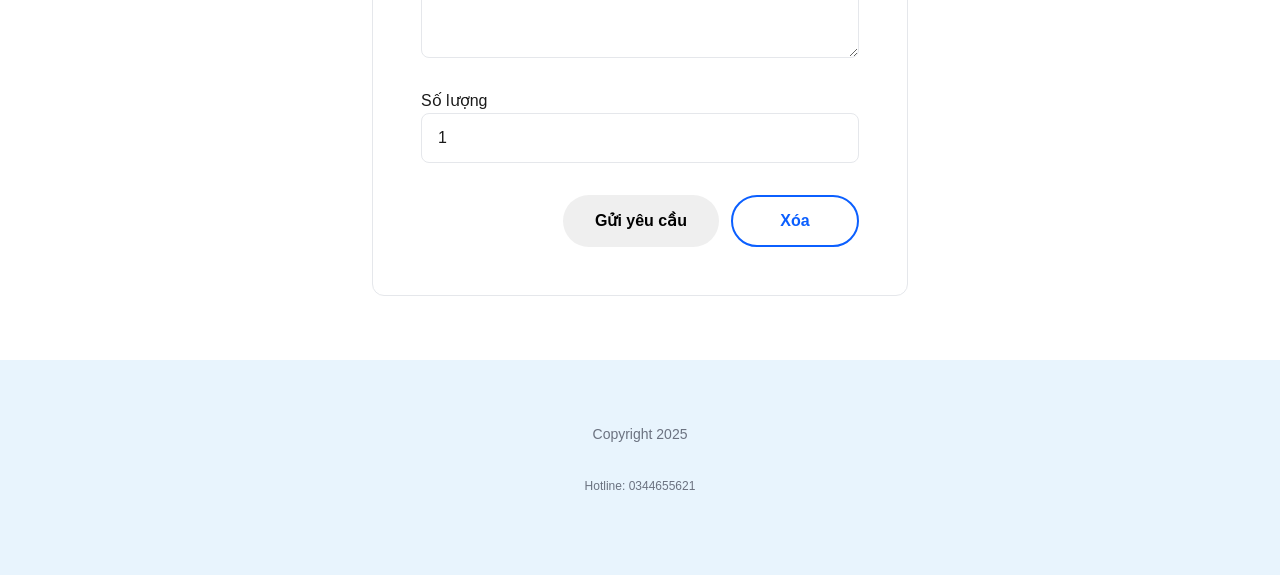
<file: pages/quan-ly-thiet-bi.html>
<!DOCTYPE html>
<html lang="vi">
<head>
    <meta charset="UTF-8">
    <meta name="viewport" content="width=device-width, initial-scale=1.0">
    <meta name="description" content="Quản lý thiết bị - SEB">
    <title>SEB | Quản lý thiết bị</title>
    
    <!-- CSS -->
    <link rel="stylesheet" href="/css/variables.css">
    <link rel="stylesheet" href="/css/reset.css">
    <link rel="stylesheet" href="/css/base.css">
    <link rel="stylesheet" href="/css/layout.css">
    <link rel="stylesheet" href="/css/components.css">
    <link rel="stylesheet" href="/css/forms.css">
    <link rel="stylesheet" href="/css/auth.css">
    <link rel="stylesheet" href="/css/responsive.css">
    
    <style>
        .equipment-table {
            width: 100%;
            border-collapse: collapse;
            margin-top: var(--space-4);
        }
        .equipment-table thead {
            background-color: var(--color-bg-secondary);
        }
        .equipment-table th {
            padding: var(--space-3);
            text-align: left;
            font-weight: var(--font-weight-semibold);
            border-bottom: 2px solid var(--color-border);
        }
        .equipment-table td {
            padding: var(--space-3);
            border-bottom: 1px solid var(--color-border);
        }
        .row-status {
            display: inline-block;
            padding: var(--space-1) var(--space-2);
            border-radius: var(--radius-sm);
            font-size: var(--font-size-xs);
            font-weight: var(--font-weight-semibold);
        }
        .row-status.on-loan {
            background-color: var(--color-warning-light);
            color: var(--color-warning);
        }
        .row-status.overdue {
            background-color: var(--color-danger-light);
            color: var(--color-danger);
        }
        .row-status.pending {
            background-color: var(--color-info-light);
            color: var(--color-info);
        }
        .row-status.returned {
            background-color: var(--color-success-light);
            color: var(--color-success);
        }
    </style>
</head>
<body>
    <!-- Header -->
    <header class="c-header">
        <div class="c-header__inner">
            <div class="c-header__logo">
                <img src="/assets/image/logo.png" alt="Logo">
                <div class="c-header__logo-text">
                    <h1>TRƯỜNG TRUNG HỌC<br>HỆ THỐNG MƯỢN/TRẢ THIẾT BỊ</h1>
                </div>
            </div>

            <button class="c-header__menu-toggle" id="menuToggle" aria-label="Toggle menu">☰</button>

            <nav class="c-header__nav-wrapper" id="navWrapper">
                <ul class="c-nav">
                    <li><a href="/index.html" class="c-nav__item">Trang chủ</a></li>
                    <li><a href="/pages/kho.html" class="c-nav__item">Kho thiết bị</a></li>
                    <li><a href="/pages/lich.html" class="c-nav__item">Lịch</a></li>
                    <li><a href="/pages/mon-hoc.html" class="c-nav__item">Môn học</a></li>
                    <li><a href="#" class="c-nav__item">Tin tức</a></li>
                    <li><a href="#" class="c-nav__item">Liên hệ</a></li>
                </ul>
            </nav>

            <div class="c-header__search">
                <input type="text" class="c-header__search-input" placeholder="Tìm kiếm thiết bị...">
            </div>

            <div class="c-header__actions">
                <button class="c-btn c-btn--sm" style="background-color: white; color: var(--color-primary);">👤</button>
            </div>
        </div>
    </header>

    <!-- Main Content -->
    <main>
        <!-- Page Title Section -->
        <section style="background-color: var(--color-bg-secondary);">
            <div class="container">
                <h1 style="text-align: center; color: var(--color-primary); margin-bottom: 0;">QUẢN LÝ THIẾT BỊ MƯỢN</h1>
            </div>
        </section>

        <!-- Borrowed Equipment Section -->
        <section>
            <div class="container">
                <h2 style="color: var(--color-text-primary); font-size: var(--font-size-xl); margin-bottom: var(--space-4);">Thiết bị đang mượn</h2>

                <div style="overflow-x: auto;">
                    <table class="equipment-table">
                        <thead>
                            <tr>
                                <th style="width: 20%;">Tên thiết bị</th>
                                <th style="width: 15%;">Mã thiết bị</th>
                                <th style="width: 15%;">Ngày mượn</th>
                                <th style="width: 15%;">Ngày trả dự kiến</th>
                                <th style="width: 15%;">Trạng thái</th>
                                <th style="width: 20%;">Hành động</th>
                            </tr>
                        </thead>
                        <tbody>
                            <tr>
                                <td>Máy chiếu</td>
                                <td>MCH-001</td>
                                <td>15/03/2025</td>
                                <td>20/03/2025</td>
                                <td><span class="row-status on-loan">ĐANG MƯỢN</span></td>
                                <td>
                                    <button class="c-btn c-btn--sm" style="background-color: var(--color-success); color: white; margin-right: var(--space-2);">Trả</button>
                                </td>
                            </tr>
                            <tr>
                                <td>Máy tính bảng</td>
                                <td>MTB-005</td>
                                <td>10/03/2025</td>
                                <td>17/03/2025</td>
                                <td><span class="row-status overdue">QUÁ HẠN</span></td>
                                <td>
                                    <button class="c-btn c-btn--sm" style="background-color: var(--color-danger); color: white; margin-right: var(--space-2);">Trả ngay</button>
                                </td>
                            </tr>
                            <tr>
                                <td>Bộ loa bluetooth</td>
                                <td>BLB-008</td>
                                <td>01/03/2025</td>
                                <td>25/03/2025</td>
                                <td><span class="row-status on-loan">ĐANG MƯỢN</span></td>
                                <td>
                                    <button class="c-btn c-btn--sm" style="background-color: var(--color-success); color: white; margin-right: var(--space-2);">Trả</button>
                                </td>
                            </tr>
                        </tbody>
                    </table>
                </div>
            </div>
        </section>

        <!-- Equipment History Section -->
        <section style="background-color: var(--color-bg-light);">
            <div class="container">
                <h2 style="color: var(--color-text-primary); font-size: var(--font-size-xl); margin-bottom: var(--space-4);">Lịch sử mượn thiết bị</h2>

                <div style="overflow-x: auto;">
                    <table class="equipment-table">
                        <thead>
                            <tr>
                                <th style="width: 20%;">Tên thiết bị</th>
                                <th style="width: 15%;">Mã thiết bị</th>
                                <th style="width: 15%;">Ngày mượn</th>
                                <th style="width: 15%;">Ngày trả</th>
                                <th style="width: 20%;">Trạng thái</th>
                            </tr>
                        </thead>
                        <tbody>
                            <tr>
                                <td>Đèn chiếu sáng</td>
                                <td>DCS-003</td>
                                <td>25/02/2025</td>
                                <td>05/03/2025</td>
                                <td><span class="row-status returned">ĐÃ TRẢ</span></td>
                            </tr>
                            <tr>
                                <td>Máy ảnh kỹ thuật số</td>
                                <td>MAK-002</td>
                                <td>15/02/2025</td>
                                <td>28/02/2025</td>
                                <td><span class="row-status returned">ĐÃ TRẢ</span></td>
                            </tr>
                            <tr>
                                <td>Micro không dây</td>
                                <td>MND-010</td>
                                <td>01/02/2025</td>
                                <td>12/02/2025</td>
                                <td><span class="row-status returned">ĐÃ TRẢ</span></td>
                            </tr>
                        </tbody>
                    </table>
                </div>
            </div>
        </section>

        <!-- Request New Equipment Section -->
        <section>
            <div class="container" style="max-width: 600px; margin-left: auto; margin-right: auto;">
                <h2 style="color: var(--color-text-primary); font-size: var(--font-size-xl); margin-bottom: var(--space-4); text-align: center;">Yêu cầu mượn thiết bị mới</h2>

                <form class="c-form" id="requestForm">
                    <div class="c-form-group">
                        <label for="equipmentName">Tên thiết bị</label>
                        <input type="text" id="equipmentName" name="equipmentName" class="c-form-group__input" placeholder="Nhập tên thiết bị cần mượn" required>
                    </div>

                    <div class="c-form__row c-form__row--2col">
                        <div class="c-form-group">
                            <label for="borrowDate">Ngày mượn</label>
                            <input type="date" id="borrowDate" name="borrowDate" class="c-form-group__input" required>
                        </div>
                        <div class="c-form-group">
                            <label for="returnDate">Ngày trả dự kiến</label>
                            <input type="date" id="returnDate" name="returnDate" class="c-form-group__input" required>
                        </div>
                    </div>

                    <div class="c-form-group">
                        <label for="purpose">Mục đích sử dụng</label>
                        <textarea id="purpose" name="purpose" class="c-form-group__input" placeholder="Mô tả mục đích sử dụng thiết bị..." rows="4" required></textarea>
                    </div>

                    <div class="c-form-group">
                        <label for="quantity">Số lượng</label>
                        <input type="number" id="quantity" name="quantity" class="c-form-group__input" value="1" min="1" required>
                    </div>

                    <div class="c-form__actions">
                        <button type="submit" class="c-btn">Gửi yêu cầu</button>
                        <button type="reset" class="c-btn c-btn--outline">Xóa</button>
                    </div>
                </form>
            </div>
        </section>
    </main>

    <!-- Footer -->
    <footer class="c-footer">
        <div class="c-footer__container">
            <div class="c-footer__content">
                <p class="c-footer__copyright">Copyright 2025</p>
            </div>
            <p style="text-align: center; font-size: var(--font-size-xs); color: var(--color-text-secondary); padding-top: var(--space-4);">
                Hotline: 0344655621
            </p>
        </div>
    </footer>

    <!-- Scripts -->
    <script src="/assets/js/utils.js"></script>
    <script src="/assets/js/main.js"></script>
    <script src="/assets/js/navbar.js"></script>
    <script src="/assets/js/modal.js"></script>
    <script src="/assets/js/auth.js"></script>
    <script>
        // Request form submission
        const requestForm = document.getElementById('requestForm');
        requestForm.addEventListener('submit', function(e) {
            e.preventDefault();
            const equipmentName = document.getElementById('equipmentName').value;
            const borrowDate = document.getElementById('borrowDate').value;
            const returnDate = document.getElementById('returnDate').value;
            const purpose = document.getElementById('purpose').value;
            const quantity = document.getElementById('quantity').value;

            // Validate dates
            if (new Date(borrowDate) >= new Date(returnDate)) {
                alert('Ngày trả phải sau ngày mượn!');
                return;
            }

            // Show confirmation
            alert(`Yêu cầu mượn "${equipmentName}" đã được gửi thành công!\n\nThông tin:\n- Ngày mượn: ${borrowDate}\n- Ngày trả dự kiến: ${returnDate}\n- Số lượng: ${quantity}\n\nVui lòng chờ phê duyệt từ quản lý.`);
            
            // Reset form
            requestForm.reset();
        });

        // Return equipment
        const returnButtons = document.querySelectorAll('button:contains("Trả")');
        document.querySelectorAll('button').forEach(btn => {
            if (btn.textContent.includes('Trả')) {
                btn.addEventListener('click', function(e) {
                    e.preventDefault();
                    const row = this.closest('tr');
                    const equipmentName = row.querySelector('td').textContent;
                    if (confirm(`Xác nhận trả "${equipmentName}"?`)) {
                        alert('Thiết bị đã được ghi nhận trả. Cảm ơn bạn!');
                        row.style.opacity = '0.5';
                    }
                });
            }
        });
    </script>
</body>
</html>
</file>
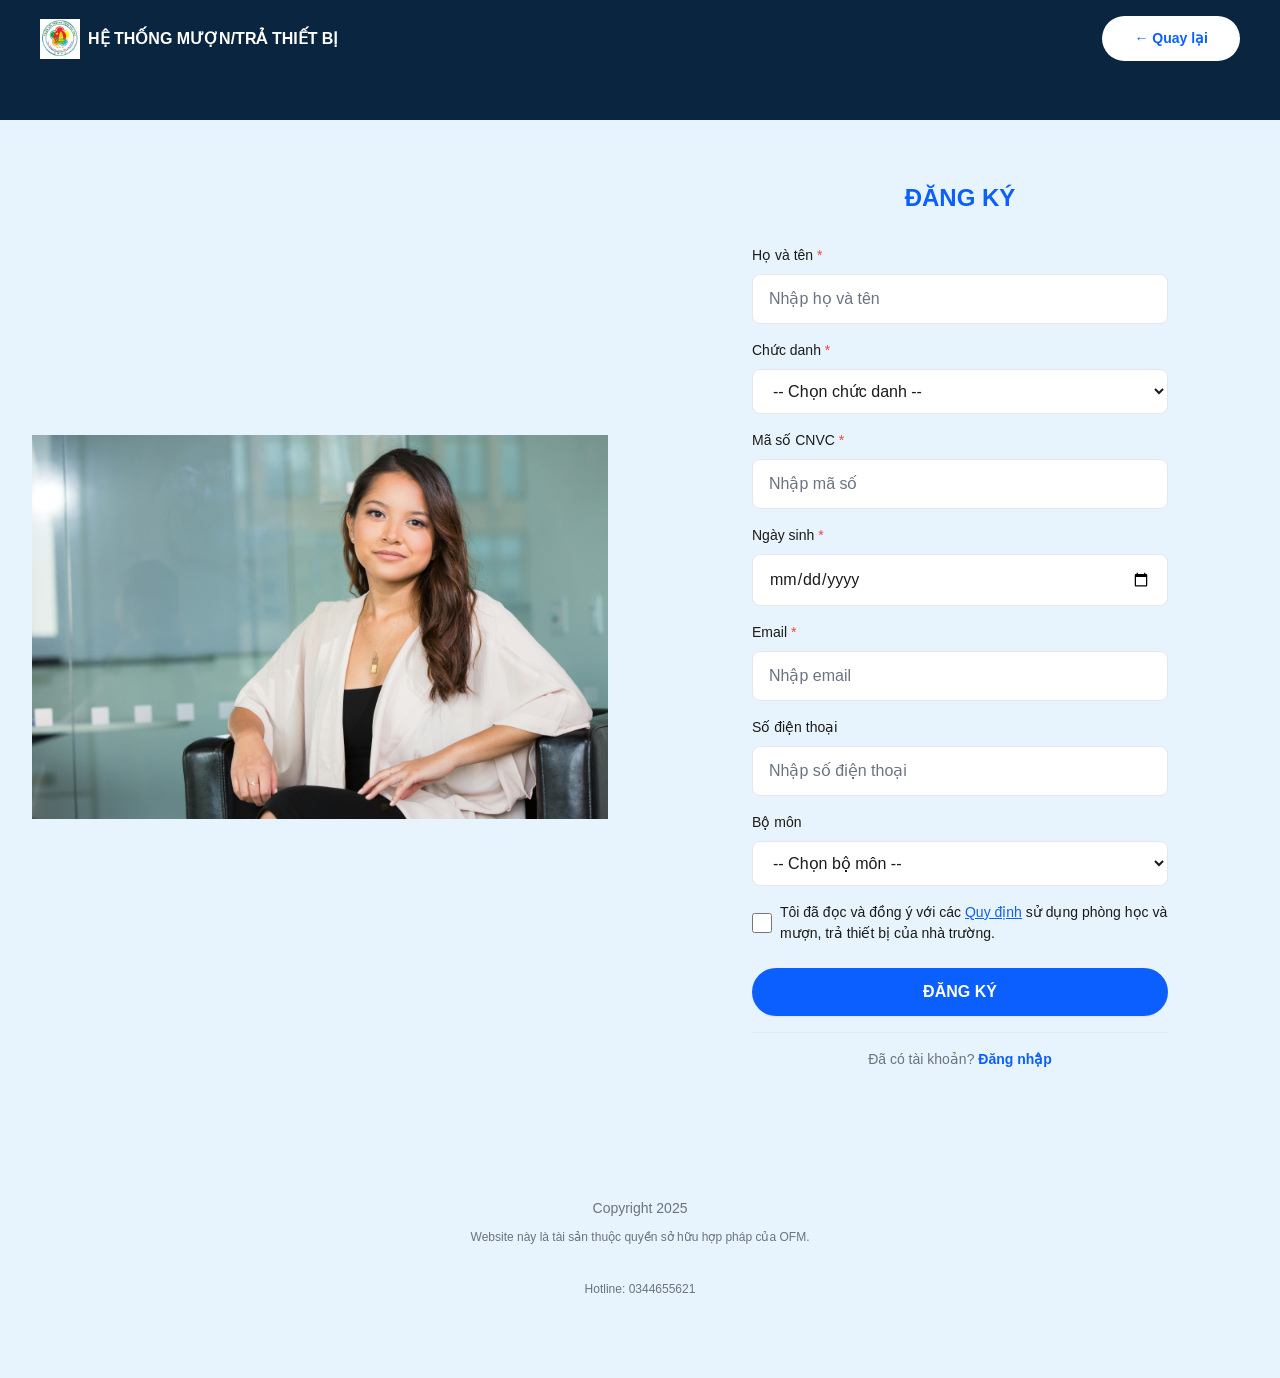
<file: pages/signup.html>
<!DOCTYPE html>
<html lang="vi">
<head>
    <meta charset="UTF-8">
    <meta name="viewport" content="width=device-width, initial-scale=1.0">
    <meta name="description" content="Đăng ký tài khoản SEB">
    <title>SEB | Đăng ký</title>
    
    <!-- CSS -->
    <link rel="stylesheet" href="/css/variables.css">
    <link rel="stylesheet" href="/css/reset.css">
    <link rel="stylesheet" href="/css/base.css">
    <link rel="stylesheet" href="/css/layout.css">
    <link rel="stylesheet" href="/css/components.css">
    <link rel="stylesheet" href="/css/forms.css">
    <link rel="stylesheet" href="/css/auth.css">
    <link rel="stylesheet" href="/css/responsive.css">
</head>
<body>
    <!-- Header -->
    <header class="c-header">
        <div class="c-header__inner">
            <div class="c-header__logo">
                <img src="/assets/image/logo.png" alt="Logo" style="width: 2.5rem; height: 2.5rem;">
                <div class="c-header__logo-text">
                    <h1>HỆ THỐNG MƯỢN/TRẢ THIẾT BỊ</h1>
                </div>
            </div>
            <div class="c-header__actions">
                <a href="/index.html" class="c-btn c-btn--sm" style="background-color: white; color: var(--color-primary);">← Quay lại</a>
            </div>
        </div>
    </header>

    <!-- Main Content -->
    <main class="c-auth-page">
        <!-- Illustration -->
        <div class="c-auth-page__illustration">
            <img src="/assets/image/illustrations/auth-person.jpg" alt="Illustration">
        </div>

        <!-- Form Container -->
        <div class="c-auth-page__form-container">
            <form class="c-auth-form c-auth-form--signup">
                <h2 class="c-auth-form__title">ĐĂNG KÝ</h2>

                <!-- Full Name -->
                <div class="c-form-group">
                    <label for="fullname" class="c-form-group__label required">Họ và tên</label>
                    <input type="text" id="fullname" class="c-form-group__input" placeholder="Nhập họ và tên" required>
                </div>

                <!-- Position -->
                <div class="c-form-group">
                    <label for="position" class="c-form-group__label required">Chức danh</label>
                    <select id="position" class="c-form-group__select" required>
                        <option value="">-- Chọn chức danh --</option>
                        <option value="teacher">Giáo viên</option>
                        <option value="student">Học sinh</option>
                        <option value="staff">Nhân viên</option>
                    </select>
                </div>

                <!-- ID Number -->
                <div class="c-form-group">
                    <label for="id-number" class="c-form-group__label required">Mã số CNVC</label>
                    <input type="text" id="id-number" class="c-form-group__input" placeholder="Nhập mã số" required>
                </div>

                <!-- Date of Birth -->
                <div class="c-form-group">
                    <label for="dob" class="c-form-group__label required">Ngày sinh</label>
                    <input type="date" id="dob" class="c-form-group__input" required>
                </div>

                <!-- Email -->
                <div class="c-form-group">
                    <label for="email" class="c-form-group__label required">Email</label>
                    <input type="email" id="email" class="c-form-group__input" placeholder="Nhập email" required>
                </div>

                <!-- Phone -->
                <div class="c-form-group">
                    <label for="phone" class="c-form-group__label">Số điện thoại</label>
                    <input type="tel" id="phone" class="c-form-group__input" placeholder="Nhập số điện thoại">
                </div>

                <!-- Department -->
                <div class="c-form-group">
                    <label for="department" class="c-form-group__label">Bộ môn</label>
                    <select id="department" class="c-form-group__select">
                        <option value="">-- Chọn bộ môn --</option>
                        <option value="math">Toán</option>
                        <option value="it">Tin học</option>
                        <option value="science">KHTN</option>
                    </select>
                </div>

                <!-- Terms Checkbox -->
                <div class="c-checkbox">
                    <input type="checkbox" id="terms" class="c-checkbox__input" required>
                    <label for="terms" class="c-checkbox__label">
                        Tôi đã đọc và đồng ý với các <a href="#">Quy định</a> sử dụng phòng học và mượn, trả thiết bị của nhà trường.
                    </label>
                </div>

                <!-- Submit Button -->
                <button type="submit" class="c-btn c-btn--primary c-btn--block">ĐĂNG KÝ</button>

                <!-- Divider -->
                <div class="c-auth-form__divider"></div>

                <!-- Login Link -->
                <div class="c-auth-form__footer">
                    Đã có tài khoản? <a href="/pages/login.html">Đăng nhập</a>
                </div>
            </form>
        </div>
    </main>

    <!-- Footer -->
    <footer class="c-footer">
        <div class="c-footer__container">
            <div class="c-footer__content">
                <p class="c-footer__copyright">Copyright 2025</p>
                <p class="c-footer__description">
                    Website này là tài sản thuộc quyền sở hữu hợp pháp của OFM.
                </p>
            </div>
            <p style="text-align: center; font-size: var(--font-size-xs); color: var(--color-text-secondary); padding-top: var(--space-4);">
                Hotline: 0344655621
            </p>
        </div>
    </footer>

    <!-- Scripts -->
    <script src="/assets/js/utils.js"></script>
    <script src="/assets/js/main.js"></script>
    <script src="/assets/js/navbar.js"></script>
    <script src="/assets/js/auth.js"></script>
    <script src="/assets/js/modal.js"></script>
</body>
</html>
</file>
<file: css/variables.css>
/* ========================================
   VARIABLES.CSS - CSS CUSTOM PROPERTIES
   ======================================== */

:root {
  /* ===== COLOR PALETTE ===== */
  /* Primary Colors */
  --color-primary: #0B5FFF;           /* Xanh dương chính (nav active, btn primary) */
  --color-primary-dark: #0A2540;      /* Xanh dương đậm (header bg) */
  --color-accent: #FF1493;            /* Hồng/Pink (btn accent "Thêm vào bộ") */
  
  /* Text Colors */
  --color-text-primary: #1A1A1A;      /* Text chính (body) */
  --color-text-secondary: #6B7280;    /* Text muted (placeholder, secondary) */
  --color-text-light: #FFFFFF;        /* Text trắng (header) */
  
  /* Background Colors */
  --color-bg-primary: #FFFFFF;        /* Main background */
  --color-bg-secondary: #E8F4FD;      /* Light blue (stat card, section bg) */
  --color-bg-light: #F9FAFB;          /* Off white (section bg) */
  --color-bg-hover: #F3F4F6;          /* Hover bg */
  
  /* Status Colors */
  --color-success: #10B981;           /* Green (success) */
  --color-warning: #F59E0B;           /* Orange (warning) */
  --color-danger: #EF4444;            /* Red (error, danger) */
  
  /* Border Colors */
  --color-border: #E5E7EB;            /* Light gray border */
  --color-border-dark: #D1D5DB;       /* Darker border */
  
  /* ===== TYPOGRAPHY ===== */
  --font-family-heading: "Be Vietnam Pro", -apple-system, BlinkMacSystemFont, "Segoe UI", sans-serif;
  --font-family-body: "Be Vietnam Pro", -apple-system, BlinkMacSystemFont, "Segoe UI", sans-serif;
  
  /* Font Sizes - Mobile First */
  --font-size-xs: 0.75rem;            /* 12px */
  --font-size-sm: 0.875rem;           /* 14px */
  --font-size-base: 1rem;             /* 16px */
  --font-size-lg: 1.125rem;           /* 18px */
  --font-size-xl: 1.25rem;            /* 20px */
  --font-size-2xl: 1.5rem;            /* 24px */
  --font-size-3xl: 1.875rem;          /* 30px */
  --font-size-4xl: 2.25rem;           /* 36px */
  --font-size-5xl: 3rem;              /* 48px */
  
  /* Font Weights */
  --font-weight-light: 300;
  --font-weight-regular: 400;
  --font-weight-medium: 500;
  --font-weight-semibold: 600;
  --font-weight-bold: 700;
  
  /* Line Heights */
  --line-height-tight: 1.2;
  --line-height-normal: 1.5;
  --line-height-relaxed: 1.75;
  --line-height-loose: 2;
  
  /* ===== SPACING ===== */
  /* 4px base unit */
  --space-1: 0.25rem;   /* 4px */
  --space-2: 0.5rem;    /* 8px */
  --space-3: 0.75rem;   /* 12px */
  --space-4: 1rem;      /* 16px */
  --space-5: 1.5rem;    /* 24px */
  --space-6: 2rem;      /* 32px */
  --space-7: 2.5rem;    /* 40px */
  --space-8: 3rem;      /* 48px */
  --space-9: 3.5rem;    /* 56px */
  --space-10: 4rem;     /* 64px */
  --space-12: 5rem;     /* 80px */
  --space-14: 6rem;     /* 96px */
  --space-16: 8rem;     /* 128px */
  
  /* ===== BORDER RADIUS ===== */
  --radius-none: 0;
  --radius-sm: 0.25rem;    /* 4px */
  --radius-md: 0.5rem;     /* 8px */
  --radius-lg: 0.75rem;    /* 12px */
  --radius-xl: 1rem;       /* 16px */
  --radius-2xl: 1.5rem;    /* 24px */
  --radius-full: 9999px;   /* Rounded (circular) */
  
  /* ===== SHADOWS ===== */
  --shadow-sm: 0 1px 2px 0 rgba(0, 0, 0, 0.05);
  --shadow-md: 0 4px 6px -1px rgba(0, 0, 0, 0.1), 0 2px 4px -1px rgba(0, 0, 0, 0.06);
  --shadow-lg: 0 10px 15px -3px rgba(0, 0, 0, 0.1), 0 4px 6px -2px rgba(0, 0, 0, 0.05);
  --shadow-xl: 0 20px 25px -5px rgba(0, 0, 0, 0.1), 0 10px 10px -5px rgba(0, 0, 0, 0.04);
  
  /* ===== TRANSITIONS ===== */
  --transition-fast: 150ms ease;
  --transition-base: 250ms ease;
  --transition-slow: 350ms ease;
  
  /* ===== BREAKPOINTS (for reference) ===== */
  /* Mobile: 0 - 767px */
  /* Tablet: 768px - 1199px */
  /* Desktop: 1200px+ */
  
  /* ===== CONTAINER ===== */
  --container-width-mobile: 100%;
  --container-width-tablet: 100%;
  --container-width-desktop: 1200px;
  --container-padding-mobile: 1rem;     /* 16px */
  --container-padding-tablet: 1.5rem;   /* 24px */
  --container-padding-desktop: 2rem;    /* 32px */
  
  /* ===== HEADER ===== */
  --header-height: 7.5rem;              /* 120px */
  --header-bg: var(--color-primary-dark);
  --header-text: var(--color-text-light);
  
  /* ===== SIDEBAR ===== */
  --sidebar-width-desktop: 12.5rem;     /* 200px */
  --sidebar-width-tablet: 100%;
  --sidebar-width-mobile: 100%;
  
  /* ===== Z-INDEX ===== */
  --z-dropdown: 100;
  --z-sticky: 10;
  --z-fixed: 50;
  --z-modal: 1000;
  --z-toast: 1100;
}
</file>
<file: css/base.css>
/* ========================================
   BASE.CSS - GLOBAL TYPOGR APHY & BASE STYLES
   ======================================== */

/* ===== BODY STYLES ===== */
body {
  display: flex;
  flex-direction: column;
  min-height: 100vh;
}

main {
  flex: 1;
}

/* ===== TYPOGRAPHY SCALE ===== */

/* H1 - Page Title */
h1 {
  font-size: var(--font-size-3xl);
  line-height: var(--line-height-tight);
  font-weight: var(--font-weight-bold);
  margin-bottom: var(--space-4);
}

/* H2 - Section Title */
h2 {
  font-size: var(--font-size-2xl);
  line-height: var(--line-height-tight);
  font-weight: var(--font-weight-bold);
  margin-bottom: var(--space-4);
}

/* H3 - Subsection Title */
h3 {
  font-size: var(--font-size-xl);
  line-height: var(--line-height-tight);
  font-weight: var(--font-weight-semibold);
  margin-bottom: var(--space-3);
}

/* H4 - Card/Component Title */
h4 {
  font-size: var(--font-size-lg);
  line-height: var(--line-height-tight);
  font-weight: var(--font-weight-semibold);
  margin-bottom: var(--space-2);
}

/* H5 & H6 */
h5, h6 {
  font-size: var(--font-size-base);
  font-weight: var(--font-weight-semibold);
  margin-bottom: var(--space-2);
}

/* Paragraphs */
p {
  font-size: var(--font-size-base);
  line-height: var(--line-height-normal);
  margin-bottom: var(--space-4);
}

/* Smaller Text */
small,
.text-small,
.text-sm {
  font-size: var(--font-size-sm);
  line-height: var(--line-height-normal);
}

/* Extra Small Text */
.text-xs {
  font-size: var(--font-size-xs);
  line-height: var(--line-height-tight);
}

/* Large Text */
.text-lg {
  font-size: var(--font-size-lg);
  line-height: var(--line-height-normal);
}

/* ===== TEXT UTILITIES ===== */
.text-primary {
  color: var(--color-primary);
}

.text-secondary {
  color: var(--color-text-secondary);
}

.text-light {
  color: var(--color-text-light);
}

.text-danger {
  color: var(--color-danger);
}

.text-success {
  color: var(--color-success);
}

.text-center {
  text-align: center;
}

.text-left {
  text-align: left;
}

.text-right {
  text-align: right;
}

.text-bold {
  font-weight: var(--font-weight-bold);
}

.text-semibold {
  font-weight: var(--font-weight-semibold);
}

.text-muted {
  color: var(--color-text-secondary);
}

.text-uppercase {
  text-transform: uppercase;
  letter-spacing: 0.05em;
}

.text-lowercase {
  text-transform: lowercase;
}

.text-capitalize {
  text-transform: capitalize;
}

.line-clamp-1 {
  display: -webkit-box;
  -webkit-line-clamp: 1;
  line-clamp: 1;
  -webkit-box-orient: vertical;
  overflow: hidden;
}

.line-clamp-2 {
  display: -webkit-box;
  -webkit-line-clamp: 2;
  line-clamp: 2;
  -webkit-box-orient: vertical;
  overflow: hidden;
}

.line-clamp-3 {
  display: -webkit-box;
  -webkit-line-clamp: 3;
  line-clamp: 3;
  -webkit-box-orient: vertical;
  overflow: hidden;
}

/* ===== SPACING UTILITIES ===== */
.m-0 { margin: 0; }
.m-1 { margin: var(--space-1); }
.m-2 { margin: var(--space-2); }
.m-3 { margin: var(--space-3); }
.m-4 { margin: var(--space-4); }
.m-5 { margin: var(--space-5); }
.m-6 { margin: var(--space-6); }

.mb-2 { margin-bottom: var(--space-2); }
.mb-3 { margin-bottom: var(--space-3); }
.mb-4 { margin-bottom: var(--space-4); }
.mb-5 { margin-bottom: var(--space-5); }
.mb-6 { margin-bottom: var(--space-6); }

.mt-2 { margin-top: var(--space-2); }
.mt-3 { margin-top: var(--space-3); }
.mt-4 { margin-top: var(--space-4); }
.mt-5 { margin-top: var(--space-5); }
.mt-6 { margin-top: var(--space-6); }

.p-3 { padding: var(--space-3); }
.p-4 { padding: var(--space-4); }
.p-5 { padding: var(--space-5); }
.p-6 { padding: var(--space-6); }

.px-3 { padding-left: var(--space-3); padding-right: var(--space-3); }
.px-4 { padding-left: var(--space-4); padding-right: var(--space-4); }

.py-3 { padding-top: var(--space-3); padding-bottom: var(--space-3); }
.py-4 { padding-top: var(--space-4); padding-bottom: var(--space-4); }

/* ===== DISPLAY UTILITIES ===== */
.d-none { display: none; }
.d-inline { display: inline; }
.d-inline-block { display: inline-block; }
.d-block { display: block; }
.d-flex { display: flex; }
.d-grid { display: grid; }

.flex-center {
  display: flex;
  align-items: center;
  justify-content: center;
}

.flex-between {
  display: flex;
  align-items: center;
  justify-content: space-between;
}

.flex-column {
  flex-direction: column;
}

.gap-2 { gap: var(--space-2); }
.gap-3 { gap: var(--space-3); }
.gap-4 { gap: var(--space-4); }
.gap-5 { gap: var(--space-5); }

/* ===== VISIBILITY ===== */
.hidden { display: none !important; }
.visible { display: block !important; }

.sr-only {
  position: absolute;
  width: 1px;
  height: 1px;
  padding: 0;
  margin: -1px;
  overflow: hidden;
  clip: rect(0, 0, 0, 0);
  white-space: nowrap;
  border-width: 0;
}

/* ===== TABLET & DESKTOP STYLES ===== */
@media (min-width: 768px) {
  h1 { font-size: var(--font-size-4xl); }
  h2 { font-size: var(--font-size-3xl); }
  h3 { font-size: var(--font-size-2xl); }
  h4 { font-size: var(--font-size-xl); }
}

@media (min-width: 1200px) {
  h1 { font-size: var(--font-size-5xl); }
  h2 { font-size: var(--font-size-4xl); }
  h3 { font-size: var(--font-size-3xl); }
}
</file>
<file: css/layout.css>
/* ========================================
   LAYOUT.CSS - CONTAINER, HEADER, FOOTER, GRID
   ======================================== */

/* ===== CONTAINER ===== */
.container {
  width: 100%;
  max-width: var(--container-width-desktop);
  margin-left: auto;
  margin-right: auto;
  padding-left: var(--container-padding-mobile);
  padding-right: var(--container-padding-mobile);
}

@media (min-width: 768px) {
  .container {
    padding-left: var(--container-padding-tablet);
    padding-right: var(--container-padding-tablet);
  }
}

@media (min-width: 1200px) {
  .container {
    padding-left: var(--container-padding-desktop);
    padding-right: var(--container-padding-desktop);
  }
}

/* ===== HEADER ===== */
.c-header {
  position: sticky;
  top: 0;
  z-index: var(--z-fixed);
  background-color: var(--header-bg);
  color: var(--header-text);
  padding: var(--space-3) var(--container-padding-mobile);
}

@media (min-width: 768px) {
  .c-header {
    padding: var(--space-4) var(--container-padding-tablet);
  }
}

@media (min-width: 1200px) {
  .c-header {
    padding: var(--space-4) var(--container-padding-desktop);
  }
}

.c-header__inner {
  max-width: var(--container-width-desktop);
  margin-left: auto;
  margin-right: auto;
  display: flex;
  align-items: center;
  justify-content: space-between;
  gap: var(--space-4);
  flex-wrap: wrap;
}

/* Header Logo */
.c-header__logo {
  display: flex;
  align-items: center;
  gap: var(--space-2);
  flex-shrink: 0;
}

.c-header__logo img {
  width: 2.5rem;
  height: 2.5rem;
}

.c-header__logo-text h1 {
  font-size: var(--font-size-sm);
  font-weight: var(--font-weight-bold);
  color: var(--header-text);
  line-height: 1.2;
  margin: 0;
}

@media (min-width: 768px) {
  .c-header__logo-text h1 {
    font-size: var(--font-size-base);
  }
}

/* Header Navigation Wrapper */
.c-header__nav-wrapper {
  width: 100%;
  order: 3;
  flex-basis: 100%;
  display: none;
}

.c-header__nav-wrapper.active {
  display: block;
}

@media (min-width: 1200px) {
  .c-header__nav-wrapper {
    width: auto;
    order: 0;
    flex-basis: auto;
    display: flex;
  }
}

/* Header Search */
.c-header__search {
  flex: 1;
  min-width: 15rem;
  order: 2;
  display: none;
}

@media (min-width: 768px) {
  .c-header__search {
    display: flex;
  }
}

.c-header__search-input {
  width: 100%;
  padding: var(--space-2) var(--space-3);
  background-color: var(--color-bg-primary);
  color: var(--color-text-primary);
  border: none;
  border-radius: var(--radius-full);
  font-size: var(--font-size-sm);
}

.c-header__search-input::placeholder {
  color: var(--color-text-secondary);
}

/* Header Actions */
.c-header__actions {
  display: flex;
  gap: var(--space-2);
  align-items: center;
  order: 1;
}

/* Mobile Menu Toggle */
.c-header__menu-toggle {
  display: flex;
  align-items: center;
  justify-content: center;
  background: none;
  padding: var(--space-2);
  color: var(--header-text);
  font-size: var(--font-size-lg);
  cursor: pointer;
}

@media (min-width: 1200px) {
  .c-header__menu-toggle {
    display: none;
  }
}

/* ===== NAVIGATION ===== */
.c-nav {
  display: flex;
  align-items: center;
  gap: var(--space-2);
  flex-wrap: wrap;
}

.c-nav__item {
  padding: var(--space-2) var(--space-3);
  background-color: var(--color-bg-secondary);
  color: var(--color-text-primary);
  border-radius: var(--radius-md);
  font-size: var(--font-size-sm);
  font-weight: var(--font-weight-medium);
  cursor: pointer;
  transition: all var(--transition-base);
}

.c-nav__item:hover {
  background-color: var(--color-bg-secondary);
  opacity: 0.9;
}

.c-nav__item.active {
  background-color: var(--color-primary);
  color: var(--color-text-light);
}

@media (min-width: 768px) {
  .c-nav__item {
    padding: var(--space-2) var(--space-4);
    font-size: var(--font-size-base);
  }
}

/* ===== MAIN CONTENT ===== */
main {
  background-color: var(--color-bg-primary);
}

/* ===== SECTION ===== */
section {
  padding: var(--space-6) var(--container-padding-mobile);
}

@media (min-width: 768px) {
  section {
    padding: var(--space-8) var(--container-padding-tablet);
  }
}

@media (min-width: 1200px) {
  section {
    padding: var(--space-10) var(--container-padding-desktop);
  }
}

.section-title {
  color: var(--color-primary);
  text-align: center;
  margin-bottom: var(--space-6);
  font-weight: var(--font-weight-bold);
}

.section-title::before {
  content: "⚙";
  margin-right: var(--space-2);
}

/* ===== FOOTER ===== */
.c-footer {
  background-color: var(--color-bg-secondary);
  color: var(--color-text-primary);
  padding: var(--space-6) var(--container-padding-mobile);
  margin-top: auto;
}

@media (min-width: 768px) {
  .c-footer {
    padding: var(--space-8) var(--container-padding-tablet);
  }
}

@media (min-width: 1200px) {
  .c-footer {
    padding: var(--space-10) var(--container-padding-desktop);
  }
}

.c-footer__container {
  max-width: var(--container-width-desktop);
  margin-left: auto;
  margin-right: auto;
}

.c-footer__content {
  text-align: center;
  margin-bottom: var(--space-4);
}

.c-footer__copyright {
  font-size: var(--font-size-sm);
  color: var(--color-text-secondary);
  margin-bottom: var(--space-2);
}

.c-footer__description {
  font-size: var(--font-size-xs);
  color: var(--color-text-secondary);
  line-height: var(--line-height-relaxed);
  margin-bottom: var(--space-3);
}

.c-footer__contact {
  display: flex;
  flex-direction: column;
  gap: var(--space-2);
  font-size: var(--font-size-sm);
  color: var(--color-text-secondary);
}

.c-footer__contact-item {
  display: flex;
  align-items: center;
  gap: var(--space-2);
  justify-content: center;
}

.c-footer__contact-icon {
  font-size: var(--font-size-lg);
}

.c-footer__divider {
  height: 1px;
  background-color: var(--color-border);
  margin: var(--space-6) 0;
}

.c-footer__news {
  display: grid;
  grid-template-columns: 1fr;
  gap: var(--space-4);
  margin-top: var(--space-6);
}

@media (min-width: 768px) {
  .c-footer__news {
    grid-template-columns: 1fr 1fr;
  }
}

.c-footer__news-item {
  display: flex;
  gap: var(--space-2);
  font-size: var(--font-size-xs);
}

.c-footer__news-icon {
  font-size: var(--font-size-lg);
  flex-shrink: 0;
}

.c-footer__news-text {
  line-height: var(--line-height-relaxed);
  color: var(--color-text-secondary);
}

/* ===== GRID LAYOUT ===== */
.grid {
  display: grid;
  gap: var(--space-4);
}

.grid--cols-1 {
  grid-template-columns: 1fr;
}

.grid--cols-2 {
  grid-template-columns: repeat(2, 1fr);
}

.grid--cols-3 {
  grid-template-columns: repeat(3, 1fr);
}

.grid--cols-4 {
  grid-template-columns: repeat(4, 1fr);
}

@media (min-width: 768px) {
  .grid {
    gap: var(--space-5);
  }

  .grid--cols-1-tablet {
    grid-template-columns: 1fr;
  }

  .grid--cols-2-tablet {
    grid-template-columns: repeat(2, 1fr);
  }

  .grid--cols-3-tablet {
    grid-template-columns: repeat(3, 1fr);
  }
}

@media (min-width: 1200px) {
  .grid {
    gap: var(--space-6);
  }

  .grid--cols-1-desktop {
    grid-template-columns: 1fr;
  }

  .grid--cols-2-desktop {
    grid-template-columns: repeat(2, 1fr);
  }

  .grid--cols-3-desktop {
    grid-template-columns: repeat(3, 1fr);
  }

  .grid--cols-4-desktop {
    grid-template-columns: repeat(4, 1fr);
  }
}

/* ===== FLEX LAYOUT ===== */
.flex {
  display: flex;
  gap: var(--space-3);
}

.flex--center {
  align-items: center;
  justify-content: center;
}

.flex--between {
  align-items: center;
  justify-content: space-between;
}

.flex--column {
  flex-direction: column;
}

.flex--wrap {
  flex-wrap: wrap;
}

/* ===== TWO COLUMN LAYOUT (Sidebar + Main) ===== */
.layout-sidebar {
  display: grid;
  grid-template-columns: 1fr;
  gap: var(--space-5);
}

@media (min-width: 1200px) {
  .layout-sidebar {
    grid-template-columns: 12.5rem 1fr;
  }
}

.layout-sidebar__sidebar {
  order: -1;
}

@media (min-width: 1200px) {
  .layout-sidebar__sidebar {
    order: 0;
  }
}

.layout-sidebar__main {
  min-width: 0;
}
</file>
<file: css/components.css>
/* ========================================
   COMPONENTS.CSS - BUTTONS, CARDS, NAV, FILTERS
   ======================================== */

/* ===== BUTTON COMPONENTS ===== */

/* Base Button */
.c-btn {
  display: inline-flex;
  align-items: center;
  justify-content: center;
  gap: var(--space-2);
  padding: var(--space-3) var(--space-4);
  font-size: var(--font-size-base);
  font-weight: var(--font-weight-semibold);
  border-radius: var(--radius-full);
  cursor: pointer;
  transition: all var(--transition-fast);
  white-space: nowrap;
  user-select: none;
  border: none;
  outline: none;
}

.c-btn:hover:not(:disabled) {
  transform: translateY(-2px);
  opacity: 0.9;
}

.c-btn:active:not(:disabled) {
  transform: translateY(0);
}

.c-btn:disabled {
  opacity: 0.5;
  cursor: not-allowed;
}

/* Primary Button */
.c-btn--primary {
  background-color: var(--color-primary);
  color: var(--color-text-light);
  box-shadow: var(--shadow-sm);
}

.c-btn--primary:hover:not(:disabled) {
  box-shadow: var(--shadow-md);
}

/* Accent Button */
.c-btn--accent {
  background-color: var(--color-accent);
  color: var(--color-text-light);
  box-shadow: var(--shadow-sm);
}

.c-btn--accent:hover:not(:disabled) {
  box-shadow: var(--shadow-md);
}

/* Outline Button */
.c-btn--outline {
  background-color: transparent;
  color: var(--color-primary);
  border: 2px solid var(--color-primary);
}

.c-btn--outline:hover:not(:disabled) {
  background-color: var(--color-primary);
  color: var(--color-text-light);
}

/* Secondary Button */
.c-btn--secondary {
  background-color: var(--color-bg-secondary);
  color: var(--color-primary);
  box-shadow: none;
}

.c-btn--secondary:hover:not(:disabled) {
  background-color: var(--color-border);
}

/* Small Button */
.c-btn--sm {
  padding: var(--space-2) var(--space-3);
  font-size: var(--font-size-sm);
}

/* Large Button */
.c-btn--lg {
  padding: var(--space-4) var(--space-6);
  font-size: var(--font-size-lg);
}

/* Block Button (full width) */
.c-btn--block {
  width: 100%;
}

/* Link Button */
.c-btn--link {
  background: none;
  color: var(--color-primary);
  padding: 0;
  font-weight: var(--font-weight-medium);
  border: none;
  text-decoration: underline;
}

.c-btn--link:hover:not(:disabled) {
  color: var(--color-primary);
  opacity: 0.7;
}

/* ===== CARD COMPONENTS ===== */

/* Stat Card */
.c-stat-card {
  background-color: var(--color-bg-secondary);
  border-radius: var(--radius-lg);
  padding: var(--space-5) var(--space-4);
  text-align: center;
}

.c-stat-card__label {
  font-size: var(--font-size-sm);
  color: var(--color-primary);
  font-weight: var(--font-weight-semibold);
  margin-bottom: var(--space-2);
  text-transform: uppercase;
  letter-spacing: 0.05em;
}

.c-stat-card__value {
  font-size: var(--font-size-3xl);
  font-weight: var(--font-weight-bold);
  color: var(--color-text-primary);
}

@media (min-width: 768px) {
  .c-stat-card {
    padding: var(--space-6) var(--space-5);
  }

  .c-stat-card__value {
    font-size: var(--font-size-4xl);
  }
}

/* Product Card */
.c-product-card {
  background-color: var(--color-bg-primary);
  border: 1px solid var(--color-border);
  border-radius: var(--radius-lg);
  overflow: hidden;
  transition: all var(--transition-base);
}

.c-product-card:hover {
  box-shadow: var(--shadow-lg);
  transform: translateY(-4px);
}

.c-product-card__image {
  width: 100%;
  height: 12rem;
  object-fit: cover;
  background-color: var(--color-bg-light);
}

.c-product-card__content {
  padding: var(--space-4);
}

.c-product-card__name {
  font-size: var(--font-size-lg);
  font-weight: var(--font-weight-semibold);
  color: var(--color-text-primary);
  margin-bottom: var(--space-2);
  line-clamp: 2;
}

.c-product-card__model {
  font-size: var(--font-size-sm);
  color: var(--color-text-secondary);
  margin-bottom: var(--space-1);
}

.c-product-card__supplier {
  font-size: var(--font-size-sm);
  color: var(--color-text-secondary);
  margin-bottom: var(--space-3);
}

.c-product-card__actions {
  display: flex;
  flex-direction: column;
  gap: var(--space-2);
}

@media (min-width: 768px) {
  .c-product-card__actions {
    flex-direction: row;
  }

  .c-product-card__actions .c-btn {
    flex: 1;
  }
}

/* News Card */
.c-news-card {
  background-color: var(--color-bg-primary);
  border-radius: var(--radius-lg);
  overflow: hidden;
  box-shadow: var(--shadow-sm);
  transition: all var(--transition-base);
}

.c-news-card:hover {
  box-shadow: var(--shadow-lg);
  transform: translateY(-4px);
}

.c-news-card__image {
  width: 100%;
  height: 10rem;
  object-fit: cover;
  background-color: var(--color-bg-light);
}

.c-news-card__content {
  padding: var(--space-4);
}

.c-news-card__title {
  font-size: var(--font-size-base);
  font-weight: var(--font-weight-semibold);
  color: var(--color-text-primary);
  margin-bottom: var(--space-2);
}

.c-news-card__desc {
  font-size: var(--font-size-sm);
  color: var(--color-text-secondary);
  line-height: var(--line-height-relaxed);
  margin-bottom: var(--space-2);
}

.c-news-card__date {
  font-size: var(--font-size-xs);
  color: var(--color-text-secondary);
}

/* ===== SIDEBAR FILTER ===== */
.c-sidebar-filter {
  background-color: var(--color-bg-primary);
  border: 1px solid var(--color-border);
  border-radius: var(--radius-lg);
  padding: var(--space-5) var(--space-4);
}

.c-sidebar-filter__section {
  margin-bottom: var(--space-5);
  padding-bottom: var(--space-4);
  border-bottom: 1px solid var(--color-border);
}

.c-sidebar-filter__section:last-child {
  margin-bottom: 0;
  padding-bottom: 0;
  border-bottom: none;
}

.c-sidebar-filter__title {
  font-size: var(--font-size-base);
  font-weight: var(--font-weight-semibold);
  color: var(--color-text-primary);
  margin-bottom: var(--space-3);
}

.c-sidebar-filter__item {
  display: flex;
  align-items: center;
  gap: var(--space-2);
  margin-bottom: var(--space-2);
  font-size: var(--font-size-sm);
  cursor: pointer;
}

.c-sidebar-filter__item input {
  width: auto;
  cursor: pointer;
}

.c-sidebar-filter__item label {
  flex: 1;
  cursor: pointer;
  user-select: none;
}

/* ===== CALENDAR ===== */
.c-calendar {
  background-color: var(--color-bg-primary);
  border-radius: var(--radius-lg);
  padding: var(--space-5);
  box-shadow: var(--shadow-md);
  max-width: 25rem;
}

.c-calendar__header {
  display: flex;
  align-items: center;
  justify-content: space-between;
  margin-bottom: var(--space-4);
  gap: var(--space-3);
}

.c-calendar__month {
  background-color: var(--color-primary);
  color: var(--color-text-light);
  padding: var(--space-2) var(--space-3);
  border-radius: var(--radius-md);
  font-weight: var(--font-weight-semibold);
  flex: 1;
  text-align: center;
}

.c-calendar__nav-btn {
  background: none;
  border: none;
  cursor: pointer;
  font-size: var(--font-size-lg);
  color: var(--color-text-primary);
  padding: var(--space-2);
}

.c-calendar__weekdays {
  display: grid;
  grid-template-columns: repeat(7, 1fr);
  gap: var(--space-1);
  margin-bottom: var(--space-3);
  text-align: center;
}

.c-calendar__weekday {
  font-size: var(--font-size-xs);
  font-weight: var(--font-weight-semibold);
  color: var(--color-text-secondary);
  padding: var(--space-1);
}

.c-calendar__days {
  display: grid;
  grid-template-columns: repeat(7, 1fr);
  gap: var(--space-1);
}

.c-calendar__day {
  aspect-ratio: 1 / 1;
  display: flex;
  align-items: center;
  justify-content: center;
  border-radius: var(--radius-md);
  cursor: pointer;
  font-size: var(--font-size-sm);
  transition: all var(--transition-fast);
}

.c-calendar__day:hover:not(.is-other-month) {
  background-color: var(--color-bg-secondary);
}

.c-calendar__day.is-today {
  background-color: var(--color-primary);
  color: var(--color-text-light);
  font-weight: var(--font-weight-bold);
}

.c-calendar__day.is-other-month {
  color: var(--color-text-secondary);
  opacity: 0.5;
}

/* ===== PROFILE DROPDOWN ===== */
.c-profile-dropdown {
  position: absolute;
  top: 100%;
  right: 0;
  background-color: var(--color-bg-primary);
  border: 1px solid var(--color-border);
  border-radius: var(--radius-lg);
  box-shadow: var(--shadow-lg);
  min-width: 12.5rem;
  margin-top: var(--space-2);
  z-index: var(--z-dropdown);
  opacity: 0;
  pointer-events: none;
  transform: translateY(-0.5rem);
  transition: all var(--transition-fast);
}

.c-profile-dropdown.show {
  opacity: 1;
  pointer-events: auto;
  transform: translateY(0);
}

.c-profile-dropdown__item {
  display: flex;
  align-items: center;
  gap: var(--space-2);
  padding: var(--space-3) var(--space-4);
  color: var(--color-text-primary);
  background: none;
  border: none;
  width: 100%;
  text-align: left;
  cursor: pointer;
  transition: background-color var(--transition-fast);
  font-size: var(--font-size-sm);
}

.c-profile-dropdown__item:hover {
  background-color: var(--color-bg-light);
}

.c-profile-dropdown__item-icon {
  font-size: var(--font-size-lg);
  flex-shrink: 0;
}

.c-profile-dropdown__item--logout {
  color: var(--color-danger);
}

/* ===== BADGES ===== */
.c-badge {
  display: inline-flex;
  align-items: center;
  gap: var(--space-1);
  padding: var(--space-1) var(--space-2);
  font-size: var(--font-size-xs);
  font-weight: var(--font-weight-semibold);
  border-radius: var(--radius-full);
  background-color: var(--color-bg-secondary);
  color: var(--color-primary);
}

.c-badge--primary {
  background-color: var(--color-primary);
  color: var(--color-text-light);
}

.c-badge--success {
  background-color: var(--color-success);
  color: var(--color-text-light);
}

.c-badge--danger {
  background-color: var(--color-danger);
  color: var(--color-text-light);
}

/* ===== ALERTS / MESSAGES ===== */
.c-alert {
  padding: var(--space-4);
  border-radius: var(--radius-lg);
  display: flex;
  gap: var(--space-3);
  align-items: flex-start;
  margin-bottom: var(--space-4);
}

.c-alert__icon {
  font-size: var(--font-size-lg);
  flex-shrink: 0;
  margin-top: var(--space-1);
}

.c-alert__content {
  flex: 1;
}

.c-alert__title {
  font-weight: var(--font-weight-semibold);
  margin-bottom: var(--space-1);
}

.c-alert__message {
  font-size: var(--font-size-sm);
  line-height: var(--line-height-normal);
}

.c-alert--primary {
  background-color: rgba(11, 95, 255, 0.1);
  color: var(--color-primary);
  border-left: 4px solid var(--color-primary);
}

.c-alert--success {
  background-color: rgba(16, 185, 129, 0.1);
  color: var(--color-success);
  border-left: 4px solid var(--color-success);
}

.c-alert--warning {
  background-color: rgba(245, 158, 11, 0.1);
  color: var(--color-warning);
  border-left: 4px solid var(--color-warning);
}

.c-alert--danger {
  background-color: rgba(239, 68, 68, 0.1);
  color: var(--color-danger);
  border-left: 4px solid var(--color-danger);
}

/* ===== PAGINATION ===== */
.c-pagination {
  display: flex;
  align-items: center;
  justify-content: center;
  gap: var(--space-1);
  margin-top: var(--space-6);
}

.c-pagination__item {
  padding: var(--space-2) var(--space-3);
  border-radius: var(--radius-md);
  border: 1px solid var(--color-border);
  background-color: var(--color-bg-primary);
  color: var(--color-text-primary);
  cursor: pointer;
  transition: all var(--transition-fast);
  font-size: var(--font-size-sm);
}

.c-pagination__item:hover {
  border-color: var(--color-primary);
  color: var(--color-primary);
}

.c-pagination__item.active {
  background-color: var(--color-primary);
  color: var(--color-text-light);
  border-color: var(--color-primary);
}

.c-pagination__item.disabled {
  opacity: 0.5;
  cursor: not-allowed;
}
</file>
<file: css/forms.css>
/* ========================================
   FORMS.CSS - FORM ELEMENTS & VALIDATION
   ======================================== */

/* ===== FORM GROUP ===== */
.c-form-group {
  margin-bottom: var(--space-5);
}

.c-form-group__label {
  display: block;
  margin-bottom: var(--space-2);
  font-size: var(--font-size-sm);
  font-weight: var(--font-weight-medium);
  color: var(--color-text-primary);
}

.c-form-group__label.required::after {
  content: " *";
  color: var(--color-danger);
}

.c-form-group__input,
.c-form-group__select,
.c-form-group__textarea {
  width: 100%;
  padding: var(--space-3) var(--space-4);
  border: 1px solid var(--color-border);
  border-radius: var(--radius-md);
  font-size: var(--font-size-base);
  font-family: inherit;
  transition: all var(--transition-fast);
  background-color: var(--color-bg-primary);
  color: var(--color-text-primary);
}

.c-form-group__input:focus,
.c-form-group__select:focus,
.c-form-group__textarea:focus {
  outline: none;
  border-color: var(--color-primary);
  box-shadow: 0 0 0 3px rgba(11, 95, 255, 0.1);
}

.c-form-group__input::placeholder,
.c-form-group__select::placeholder,
.c-form-group__textarea::placeholder {
  color: var(--color-text-secondary);
}

/* Error State */
.c-form-group__input.is-error,
.c-form-group__select.is-error,
.c-form-group__textarea.is-error {
  border-color: var(--color-danger);
  background-color: rgba(239, 68, 68, 0.05);
}

.c-form-group__input.is-error:focus,
.c-form-group__select.is-error:focus,
.c-form-group__textarea.is-error:focus {
  box-shadow: 0 0 0 3px rgba(239, 68, 68, 0.1);
  border-color: var(--color-danger);
}

/* Success State */
.c-form-group__input.is-success,
.c-form-group__select.is-success,
.c-form-group__textarea.is-success {
  border-color: var(--color-success);
  background-color: rgba(16, 185, 129, 0.05);
}

.c-form-group__input.is-success:focus,
.c-form-group__select.is-success:focus,
.c-form-group__textarea.is-success:focus {
  box-shadow: 0 0 0 3px rgba(16, 185, 129, 0.1);
  border-color: var(--color-success);
}

/* Textarea */
.c-form-group__textarea {
  resize: vertical;
  min-height: 6rem;
}

/* Select */
.c-form-group__select {
  cursor: pointer;
}

/* Help Text */
.c-form-group__help {
  display: block;
  margin-top: var(--space-1);
  font-size: var(--font-size-xs);
  color: var(--color-text-secondary);
  line-height: var(--line-height-normal);
}

.c-form-group__help.is-error {
  color: var(--color-danger);
}

.c-form-group__help.is-success {
  color: var(--color-success);
}

/* ===== CHECKBOX ===== */
.c-checkbox {
  display: flex;
  align-items: center;
  gap: var(--space-2);
  cursor: pointer;
  user-select: none;
  margin-bottom: var(--space-3);
}

.c-checkbox__input {
  width: 1.25rem;
  height: 1.25rem;
  cursor: pointer;
  accent-color: var(--color-primary);
}

.c-checkbox__label {
  font-size: var(--font-size-base);
  color: var(--color-text-primary);
  cursor: pointer;
  flex: 1;
}

.c-checkbox__label a {
  color: var(--color-primary);
  text-decoration: underline;
}

/* ===== RADIO BUTTON ===== */
.c-radio {
  display: flex;
  align-items: center;
  gap: var(--space-2);
  cursor: pointer;
  user-select: none;
  margin-bottom: var(--space-3);
}

.c-radio__input {
  width: 1.25rem;
  height: 1.25rem;
  cursor: pointer;
  accent-color: var(--color-primary);
}

.c-radio__label {
  font-size: var(--font-size-base);
  color: var(--color-text-primary);
  cursor: pointer;
}

/* ===== FORM LAYOUT ===== */
.c-form {
  padding: var(--space-6);
  background-color: var(--color-bg-primary);
  border-radius: var(--radius-lg);
  border: 1px solid var(--color-border);
}

@media (min-width: 768px) {
  .c-form {
    padding: var(--space-8);
  }
}

.c-form__title {
  font-size: var(--font-size-2xl);
  font-weight: var(--font-weight-bold);
  margin-bottom: var(--space-6);
  color: var(--color-text-primary);
}

.c-form__row {
  display: grid;
  grid-template-columns: 1fr;
  gap: var(--space-4);
  margin-bottom: var(--space-5);
}

@media (min-width: 768px) {
  .c-form__row--2col {
    grid-template-columns: repeat(2, 1fr);
  }
}

.c-form__actions {
  display: flex;
  flex-direction: column;
  gap: var(--space-3);
  margin-top: var(--space-6);
}

@media (min-width: 768px) {
  .c-form__actions {
    flex-direction: row;
    justify-content: flex-end;
  }
}

/* ===== FORM VALIDATION ===== */
.c-form-group.is-error .c-form-group__label {
  color: var(--color-danger);
}

.c-form-group.is-success .c-form-group__label {
  color: var(--color-success);
}

/* ===== ICON INPUT (with icon inside) ===== */
.c-input-wrapper {
  position: relative;
}

.c-input-wrapper__icon {
  position: absolute;
  top: 50%;
  right: var(--space-3);
  transform: translateY(-50%);
  pointer-events: none;
  color: var(--color-text-secondary);
  font-size: var(--font-size-lg);
}

.c-input-wrapper__input {
  padding-right: var(--space-10);
}

/* ===== SEARCH INPUT ===== */
.c-search {
  position: relative;
}

.c-search__input {
  width: 100%;
  padding: var(--space-3) var(--space-4) var(--space-3) var(--space-10);
  border: 1px solid var(--color-border);
  border-radius: var(--radius-full);
  font-size: var(--font-size-base);
}

.c-search__input:focus {
  outline: none;
  border-color: var(--color-primary);
}

.c-search__icon {
  position: absolute;
  left: var(--space-3);
  top: 50%;
  transform: translateY(-50%);
  color: var(--color-text-secondary);
  font-size: var(--font-size-lg);
  pointer-events: none;
}

/* ===== FLOATING LABEL ===== */
.c-form-group--float {
  position: relative;
}

.c-form-group--float .c-form-group__label {
  position: absolute;
  top: var(--space-3);
  left: var(--space-4);
  background-color: var(--color-bg-primary);
  padding: 0 var(--space-2);
  z-index: 1;
  transition: all var(--transition-fast);
  pointer-events: none;
  margin-bottom: 0;
  font-size: var(--font-size-sm);
}

.c-form-group--float .c-form-group__input {
  padding-top: var(--space-5);
}

.c-form-group--float .c-form-group__input:focus ~ .c-form-group__label,
.c-form-group--float .c-form-group__input:not(:placeholder-shown) ~ .c-form-group__label {
  top: -0.75rem;
  font-size: var(--font-size-xs);
  color: var(--color-primary);
}
</file>
<file: css/auth.css>
/* ========================================
   AUTH.CSS - LOGIN & SIGNUP PAGE STYLES
   ======================================== */

/* ===== AUTH PAGE LAYOUT ===== */
.c-auth-page {
  display: grid;
  grid-template-columns: 1fr;
  min-height: calc(100vh - var(--header-height));
  background-color: var(--color-bg-secondary);
  gap: 0;
}

@media (min-width: 768px) {
  .c-auth-page {
    grid-template-columns: 1fr 1fr;
  }
}

/* Auth Illustration */
.c-auth-page__illustration {
  display: none;
  align-items: center;
  justify-content: center;
  padding: var(--space-6);
  background-color: var(--color-bg-secondary);
}

@media (min-width: 768px) {
  .c-auth-page__illustration {
    display: flex;
  }
}

.c-auth-page__illustration img {
  max-width: 100%;
  height: auto;
  max-height: 400px;
}

/* Auth Form Container */
.c-auth-page__form-container {
  display: flex;
  align-items: center;
  justify-content: center;
  padding: var(--space-5);
}

@media (min-width: 768px) {
  .c-auth-page__form-container {
    padding: var(--space-8);
  }
}

/* Auth Form */
.c-auth-form {
  width: 100%;
  max-width: 28rem;
  background-color: var(--color-bg-primary);
  padding: var(--space-6);
  border-radius: var(--radius-lg);
  box-shadow: var(--shadow-md);
}

@media (min-width: 768px) {
  .c-auth-form {
    box-shadow: none;
    background-color: transparent;
    padding: var(--space-4);
  }
}

.c-auth-form__title {
  font-size: var(--font-size-2xl);
  font-weight: var(--font-weight-bold);
  text-align: center;
  color: var(--color-primary);
  margin-bottom: var(--space-6);
}

.c-auth-form__divider {
  height: 1px;
  background-color: var(--color-border);
  margin: var(--space-4) 0;
}

/* Form Group in Auth */
.c-auth-form .c-form-group {
  margin-bottom: var(--space-4);
}

.c-auth-form .c-form-group__label {
  font-size: var(--font-size-sm);
  color: var(--color-text-primary);
  margin-bottom: var(--space-2);
}

.c-auth-form .c-form-group__input {
  width: 100%;
  padding: var(--space-3) var(--space-4);
  border: 1px solid var(--color-border);
  border-radius: var(--radius-md);
  font-size: var(--font-size-base);
}

.c-auth-form .c-form-group__input::placeholder {
  color: var(--color-text-secondary);
}

/* Login Specific */
.c-auth-form--login .c-auth-form__title {
  margin-bottom: var(--space-6);
}

.c-auth-form--login .c-form-group {
  margin-bottom: var(--space-4);
}

.c-auth-form--login .c-forgot-password {
  text-align: right;
  margin-bottom: var(--space-4);
}

.c-auth-form--login .c-forgot-password a {
  font-size: var(--font-size-sm);
  color: var(--color-primary);
  text-decoration: none;
}

.c-auth-form--login .c-forgot-password a:hover {
  text-decoration: underline;
}

/* Signup Specific */
.c-auth-form--signup .c-form-group {
  margin-bottom: var(--space-4);
}

.c-auth-form--signup .c-form-group__label {
  font-size: var(--font-size-sm);
  color: var(--color-text-primary);
}

/* Auth Form Actions */
.c-auth-form__actions {
  display: flex;
  gap: var(--space-3);
  margin-top: var(--space-6);
}

.c-auth-form__actions .c-btn {
  flex: 1;
}

@media (max-width: 767px) {
  .c-auth-form__actions {
    flex-direction: column;
  }

  .c-auth-form__actions .c-btn {
    width: 100%;
  }
}

/* Auth Form Footer */
.c-auth-form__footer {
  text-align: center;
  margin-top: var(--space-4);
  font-size: var(--font-size-sm);
  color: var(--color-text-secondary);
}

.c-auth-form__footer a {
  color: var(--color-primary);
  text-decoration: none;
  font-weight: var(--font-weight-semibold);
}

.c-auth-form__footer a:hover {
  text-decoration: underline;
}

/* Auth Checkbox (Terms & Conditions) */
.c-auth-form .c-checkbox {
  margin-bottom: var(--space-5);
  font-size: var(--font-size-sm);
}

.c-auth-form .c-checkbox__label {
  font-size: var(--font-size-sm);
}

.c-auth-form .c-checkbox__label a {
  color: var(--color-primary);
  text-decoration: underline;
}

/* Submit Button */
.c-auth-form .c-btn--primary {
  width: 100%;
}

/* Loading State */
.c-auth-form .c-btn--primary:disabled {
  opacity: 0.7;
  cursor: not-allowed;
}

/* Error Alert in Form */
.c-auth-form .c-alert {
  margin-bottom: var(--space-5);
}

/* Success Page */
.c-auth-success-page {
  display: flex;
  align-items: center;
  justify-content: center;
  min-height: calc(100vh - var(--header-height));
  padding: var(--space-6);
  background-color: var(--color-bg-secondary);
}

.c-auth-success-container {
  text-align: center;
  background-color: var(--color-bg-primary);
  padding: var(--space-8);
  border-radius: var(--radius-lg);
  max-width: 28rem;
  box-shadow: var(--shadow-md);
}

.c-auth-success-icon {
  font-size: 4rem;
  margin-bottom: var(--space-4);
  color: var(--color-success);
}

.c-auth-success-title {
  font-size: var(--font-size-2xl);
  font-weight: var(--font-weight-bold);
  color: var(--color-text-primary);
  margin-bottom: var(--space-2);
}

.c-auth-success-message {
  font-size: var(--font-size-base);
  color: var(--color-text-secondary);
  margin-bottom: var(--space-6);
  line-height: var(--line-height-relaxed);
}

.c-auth-success-btn {
  width: 100%;
}

/* Mobile Only Adjustments */
@media (max-width: 767px) {
  .c-auth-page {
    min-height: auto;
  }

  .c-auth-page__form-container {
    padding: var(--space-4);
  }

  .c-auth-form {
    max-width: none;
    padding: var(--space-5);
  }

  .c-auth-success-container {
    padding: var(--space-5);
  }
}

/* ========================================
   MODAL LOGIN POPUP STYLES
   ======================================== */

/* Modal Container */
.c-modal {
  display: none;
  position: fixed;
  top: 0;
  left: 0;
  width: 100%;
  height: 100%;
  z-index: 1000;
  align-items: center;
  justify-content: center;
  padding: var(--space-4);
}

.c-modal.c-modal--active {
  display: flex;
}

/* Modal Overlay (Background) */
.c-modal__overlay {
  position: absolute;
  top: 0;
  left: 0;
  width: 100%;
  height: 100%;
  background-color: rgba(0, 0, 0, 0.5);
  backdrop-filter: blur(2px);
  z-index: 1;
}

/* Modal Content */
.c-modal__content {
  position: relative;
  z-index: 2;
  background-color: var(--color-bg-primary);
  border-radius: var(--radius-lg);
  width: 100%;
  max-width: 500px;
  max-height: 90vh;
  overflow-y: auto;
  box-shadow: var(--shadow-lg);
  animation: slideUp 0.3s ease-out;
}

@keyframes slideUp {
  from {
    opacity: 0;
    transform: translateY(20px);
  }
  to {
    opacity: 1;
    transform: translateY(0);
  }
}

/* Modal Close Button */
.c-modal__close {
  position: absolute;
  top: var(--space-3);
  right: var(--space-3);
  z-index: 3;
  width: 2.5rem;
  height: 2.5rem;
  border: none;
  background-color: transparent;
  color: var(--color-text-secondary);
  font-size: 1.5rem;
  cursor: pointer;
  border-radius: var(--radius-md);
  transition: all var(--transition-fast);
  display: flex;
  align-items: center;
  justify-content: center;
}

.c-modal__close:hover {
  background-color: var(--color-bg-secondary);
  color: var(--color-text-primary);
}

/* Login Modal Specific Styles */
.c-modal__content--login {
  display: grid;
  grid-template-columns: 1fr;
  grid-template-rows: auto 1fr;
}

@media (min-width: 768px) {
  .c-modal__content--login {
    grid-template-columns: 1fr 1fr;
    max-width: 700px;
  }
}

/* Login Modal Header with Image */
.c-modal__login-header {
  display: none;
  align-items: center;
  justify-content: center;
  padding: var(--space-6);
  background: linear-gradient(135deg, var(--color-primary) 0%, #0A5FFF 100%);
  border-radius: var(--radius-lg) 0 0 var(--radius-lg);
}

@media (min-width: 768px) {
  .c-modal__login-header {
    display: flex;
  }
}

.c-modal__login-image {
  max-width: 100%;
  height: auto;
  max-height: 300px;
  filter: brightness(1.1);
}

/* Login Modal Form Container */
.c-modal__login-form {
  padding: var(--space-6);
  display: flex;
  flex-direction: column;
  justify-content: center;
}

@media (max-width: 767px) {
  .c-modal__login-form {
    padding-top: var(--space-8);
  }
}

/* Modal Title */
.c-modal__title {
  font-size: var(--font-size-2xl);
  font-weight: var(--font-weight-bold);
  text-align: center;
  color: var(--color-primary);
  margin-bottom: var(--space-6);
}

/* Modal Form Styles */
.c-modal__login-form .c-auth-form {
  width: 100%;
  max-width: none;
  background-color: transparent;
  padding: 0;
  box-shadow: none;
}

.c-modal__login-form .c-auth-form__title {
  display: none;
}

.c-modal__login-form .c-form-group {
  margin-bottom: var(--space-4);
}

.c-modal__login-form .c-btn--primary {
  margin-top: var(--space-2);
}

/* Responsive Modal */
@media (max-width: 767px) {
  .c-modal {
    padding: var(--space-2);
  }

  .c-modal__content {
    max-height: calc(100vh - var(--space-4));
    border-radius: var(--radius-lg);
  }

  .c-modal__content--login {
    grid-template-columns: 1fr;
  }

  .c-modal__login-form {
    padding: var(--space-4);
  }

  .c-modal__login-header {
    display: none;
  }
}
</file>
<file: css/responsive.css>
/* ========================================
   RESPONSIVE.CSS - MOBILE-FIRST BREAKPOINTS
   ======================================== */

/* MOBILE FIRST: Base styles are already mobile-optimized
   Tablet: 768px+
   Desktop: 1200px+
*/

/* ===== TABLET DEVICES (768px - 1199px) ===== */
@media (min-width: 768px) {
  /* Typography */
  h1 { font-size: var(--font-size-4xl); }
  h2 { font-size: var(--font-size-3xl); }
  h3 { font-size: var(--font-size-2xl); }

  /* Header adjustments */
  .c-header {
    padding-top: var(--space-4);
    padding-bottom: var(--space-4);
  }

  .c-header__logo img {
    width: 3rem;
    height: 3rem;
  }

  /* Navigation visible on tablet */
  .c-header__nav-wrapper {
    order: 2;
    width: auto;
    flex-basis: auto;
  }

  /* Product Grid */
  .grid--cols-2-tablet {
    grid-template-columns: repeat(2, 1fr);
  }

  .grid--cols-3-tablet {
    grid-template-columns: repeat(3, 1fr);
  }

  /* Product Cards */
  .c-product-card__image {
    height: 14rem;
  }

  .c-product-card__actions {
    flex-direction: row;
  }

  /* News Grid */
  .c-news-grid {
    grid-template-columns: repeat(2, 1fr);
  }

  /* Form two columns */
  .c-form__row--2col {
    grid-template-columns: repeat(2, 1fr);
  }

  /* Sidebar visibility on tablet */
  .layout-sidebar {
    grid-template-columns: 1fr;
  }

  /* Auth page */
  .c-auth-page {
    grid-template-columns: 1fr 1fr;
  }

  .c-auth-page__illustration {
    display: flex;
  }

  /* Footer news grid */
  .c-footer__news {
    grid-template-columns: repeat(2, 1fr);
  }

  /* Stat cards spacing */
  .c-stat-card {
    padding: var(--space-6) var(--space-5);
  }

  /* Filter sidebar hide on mobile/tablet */
  .c-sidebar-filter {
    display: none;
  }

  /* Modal responsiveness */
  .c-modal {
    max-width: 90%;
  }

  /* Button sizing */
  .c-btn {
    padding: var(--space-3) var(--space-5);
  }

  /* Form spacing */
  .c-form {
    padding: var(--space-8);
  }
}

/* ===== DESKTOP DEVICES (1200px+) ===== */
@media (min-width: 1200px) {
  /* Typography */
  h1 { font-size: var(--font-size-5xl); }
  h2 { font-size: var(--font-size-4xl); }
  h3 { font-size: var(--font-size-3xl); }
  h4 { font-size: var(--font-size-2xl); }

  /* Header */
  .c-header {
    height: var(--header-height);
  }

  .c-header__logo img {
    width: 2.5rem;
    height: 2.5rem;
  }

  /* Logo text only on desktop */
  .c-header__logo-text {
    display: flex;
    align-items: center;
  }

  .c-header__logo-text h1 {
    font-size: var(--font-size-base);
  }

  /* Navigation fully visible */
  .c-header__nav-wrapper {
    width: auto;
    display: flex;
    order: 2;
    flex-basis: auto;
  }

  .c-nav {
    gap: var(--space-2);
  }

  .c-nav__item {
    padding: var(--space-2) var(--space-4);
    font-size: var(--font-size-base);
  }

  /* Search bar prominent on desktop */
  .c-header__search {
    flex: 1;
    max-width: 20rem;
    order: 3;
    margin: 0 var(--space-4);
  }

  /* Actions on right */
  .c-header__actions {
    order: 4;
    gap: var(--space-3);
  }

  /* Hide menu toggle on desktop */
  .c-header__menu-toggle {
    display: none;
  }

  /* Full width product grid */
  .grid--cols-3-desktop {
    grid-template-columns: repeat(3, 1fr);
  }

  .grid--cols-4-desktop {
    grid-template-columns: repeat(4, 1fr);
  }

  /* Product cards */
  .c-product-card {
    border: 1px solid var(--color-border);
  }

  .c-product-card__image {
    height: 16rem;
  }

  /* Sidebar layout on desktop */
  .layout-sidebar {
    grid-template-columns: 12.5rem 1fr;
    gap: var(--space-6);
  }

  .c-sidebar-filter {
    display: block;
    position: sticky;
    top: calc(var(--header-height) + var(--space-4));
    height: fit-content;
    max-height: calc(100vh - var(--header-height) - var(--space-8));
    overflow-y: auto;
  }

  /* Main content */
  .layout-sidebar__main {
    min-width: 0;
  }

  /* Two column layout */
  .c-auth-page {
    grid-template-columns: 1fr 1fr;
  }

  .c-auth-page__illustration {
    display: flex;
  }

  /* Form layout */
  .c-form {
    max-width: 34rem;
    margin-left: auto;
    margin-right: auto;
  }

  .c-form__row--2col {
    grid-template-columns: repeat(2, 1fr);
  }

  .c-form__actions {
    flex-direction: row;
    justify-content: flex-end;
    gap: var(--space-3);
  }

  /* Button sizing */
  .c-btn {
    padding: var(--space-3) var(--space-6);
    min-width: 8rem;
  }

  /* News grid */
  .c-news-grid {
    grid-template-columns: repeat(2, 1fr);
  }

  /* Footer columns */
  .c-footer__news {
    grid-template-columns: repeat(2, 1fr);
  }

  /* Pagination */
  .c-pagination {
    margin-top: var(--space-8);
  }

  /* Calendar max width */
  .c-calendar {
    max-width: 25rem;
    margin-left: auto;
    margin-right: auto;
  }

  /* Dropdowns and popovers */
  .c-profile-dropdown {
    min-width: 14rem;
  }

  /* Hover effects */
  .c-product-card:hover {
    box-shadow: var(--shadow-lg);
  }

  .c-news-card:hover {
    box-shadow: var(--shadow-lg);
  }

  /* Section spacing desktop */
  section {
    padding: var(--space-10) var(--container-padding-desktop);
  }

  /* Container max width enforced */
  .container {
    padding-left: var(--container-padding-desktop);
    padding-right: var(--container-padding-desktop);
  }

  /* Stat cards */
  .c-stat-card {
    padding: var(--space-8) var(--space-6);
  }

  .c-stat-card__value {
    font-size: var(--font-size-5xl);
  }
}

/* ===== LARGE DESKTOP (1440px+) ===== */
@media (min-width: 1440px) {
  .container {
    max-width: 1400px;
  }

  /* Extra spacing on very large screens */
  section {
    padding: var(--space-12) var(--container-padding-desktop);
  }

  /* Grid cols for large screens */
  .grid--cols-4-desktop {
    grid-template-columns: repeat(4, 1fr);
  }

  /* Header size adjustments */
  .c-header__logo img {
    width: 3rem;
    height: 3rem;
  }
}

/* ===== SMALL MOBILE (320px - 374px) ===== */
@media (max-width: 373px) {
  /* Typography */
  h1 { font-size: var(--font-size-2xl); }
  h2 { font-size: var(--font-size-xl); }
  h3 { font-size: var(--font-size-base); }

  /* Tighter spacing */
  section {
    padding: var(--space-4) var(--space-2);
  }

  .container {
    padding-left: var(--space-2);
    padding-right: var(--space-2);
  }

  /* Button sizing */
  .c-btn {
    padding: var(--space-2) var(--space-3);
    font-size: var(--font-size-sm);
  }

  /* Form spacing */
  .c-form {
    padding: var(--space-4);
  }

  /* Card spacing */
  .c-product-card {
    padding: var(--space-3);
  }

  .c-product-card__content {
    padding: var(--space-3);
  }

  /* Header smaller */
  .c-header {
    padding: var(--space-2) var(--space-2);
  }

  .c-header__logo img {
    width: 2rem;
    height: 2rem;
  }

  .c-header__logo-text h1 {
    font-size: var(--font-size-xs);
  }

  /* Reduce gaps */
  .grid {
    gap: var(--space-2);
  }

  /* Footer adjust */
  .c-footer {
    padding: var(--space-4) var(--space-2);
  }
}

/* ===== PRINT MEDIA ===== */
@media print {
  .c-header,
  .c-footer,
  .c-header__menu-toggle,
  .c-sidebar-filter {
    display: none;
  }

  body {
    background-color: white;
    color: black;
  }

  .c-btn {
    border: 1px solid black;
    background-color: white;
    color: black;
  }

  a {
    color: black;
    text-decoration: underline;
  }

  .c-product-card,
  .c-news-card {
    page-break-inside: avoid;
    border: 1px solid black;
  }
}

/* ===== DARK MODE (if needed in future) ===== */
@media (prefers-color-scheme: dark) {
  /* Can add dark mode styles here */
  /* Currently using light mode only */
}

/* ===== HIGH CONTRAST MODE ===== */
@media (prefers-contrast: more) {
  .c-btn {
    border: 2px solid currentColor;
  }

  .c-form-group__input,
  .c-form-group__select,
  .c-form-group__textarea {
    border-width: 2px;
  }

  .c-product-card,
  .c-card {
    border-width: 2px;
  }
}

/* ===== REDUCED MOTION ===== */
@media (prefers-reduced-motion: reduce) {
  * {
    animation-duration: 0.01ms !important;
    animation-iteration-count: 1 !important;
    transition-duration: 0.01ms !important;
  }
}
</file>
